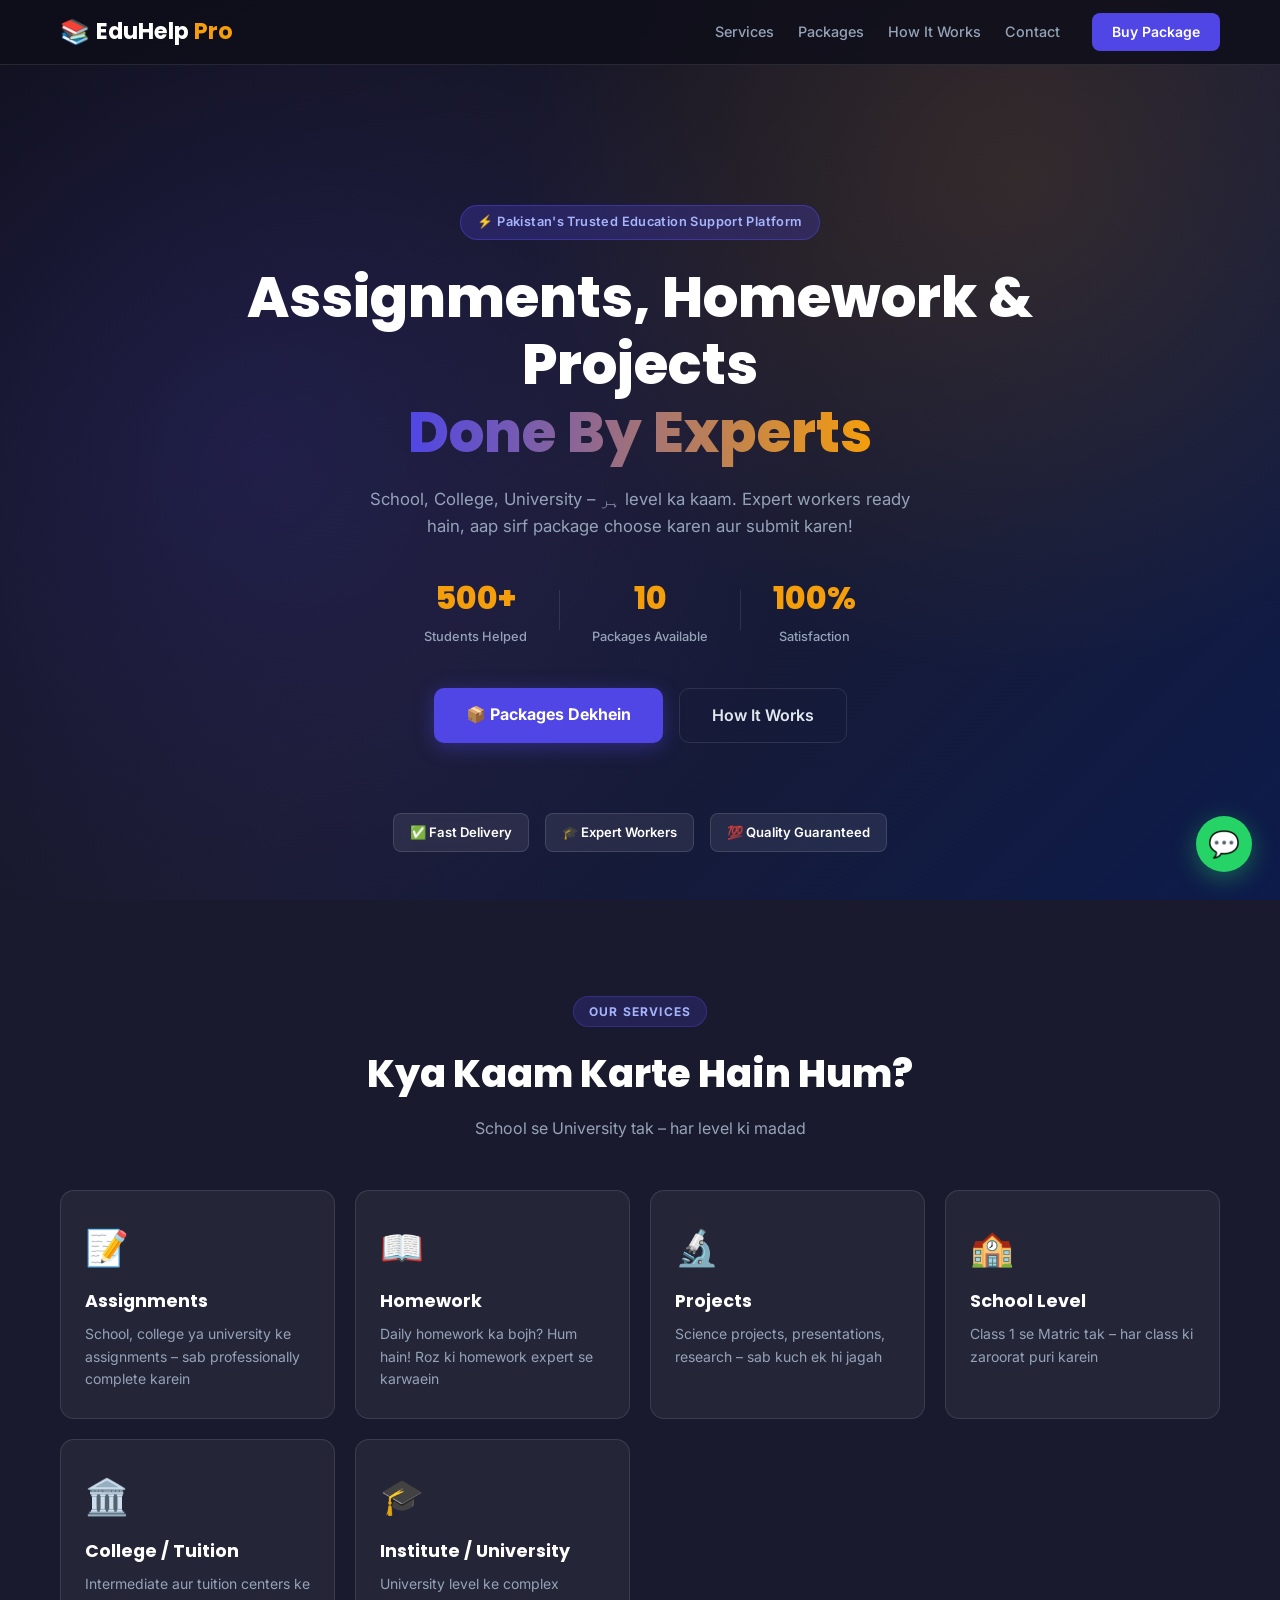
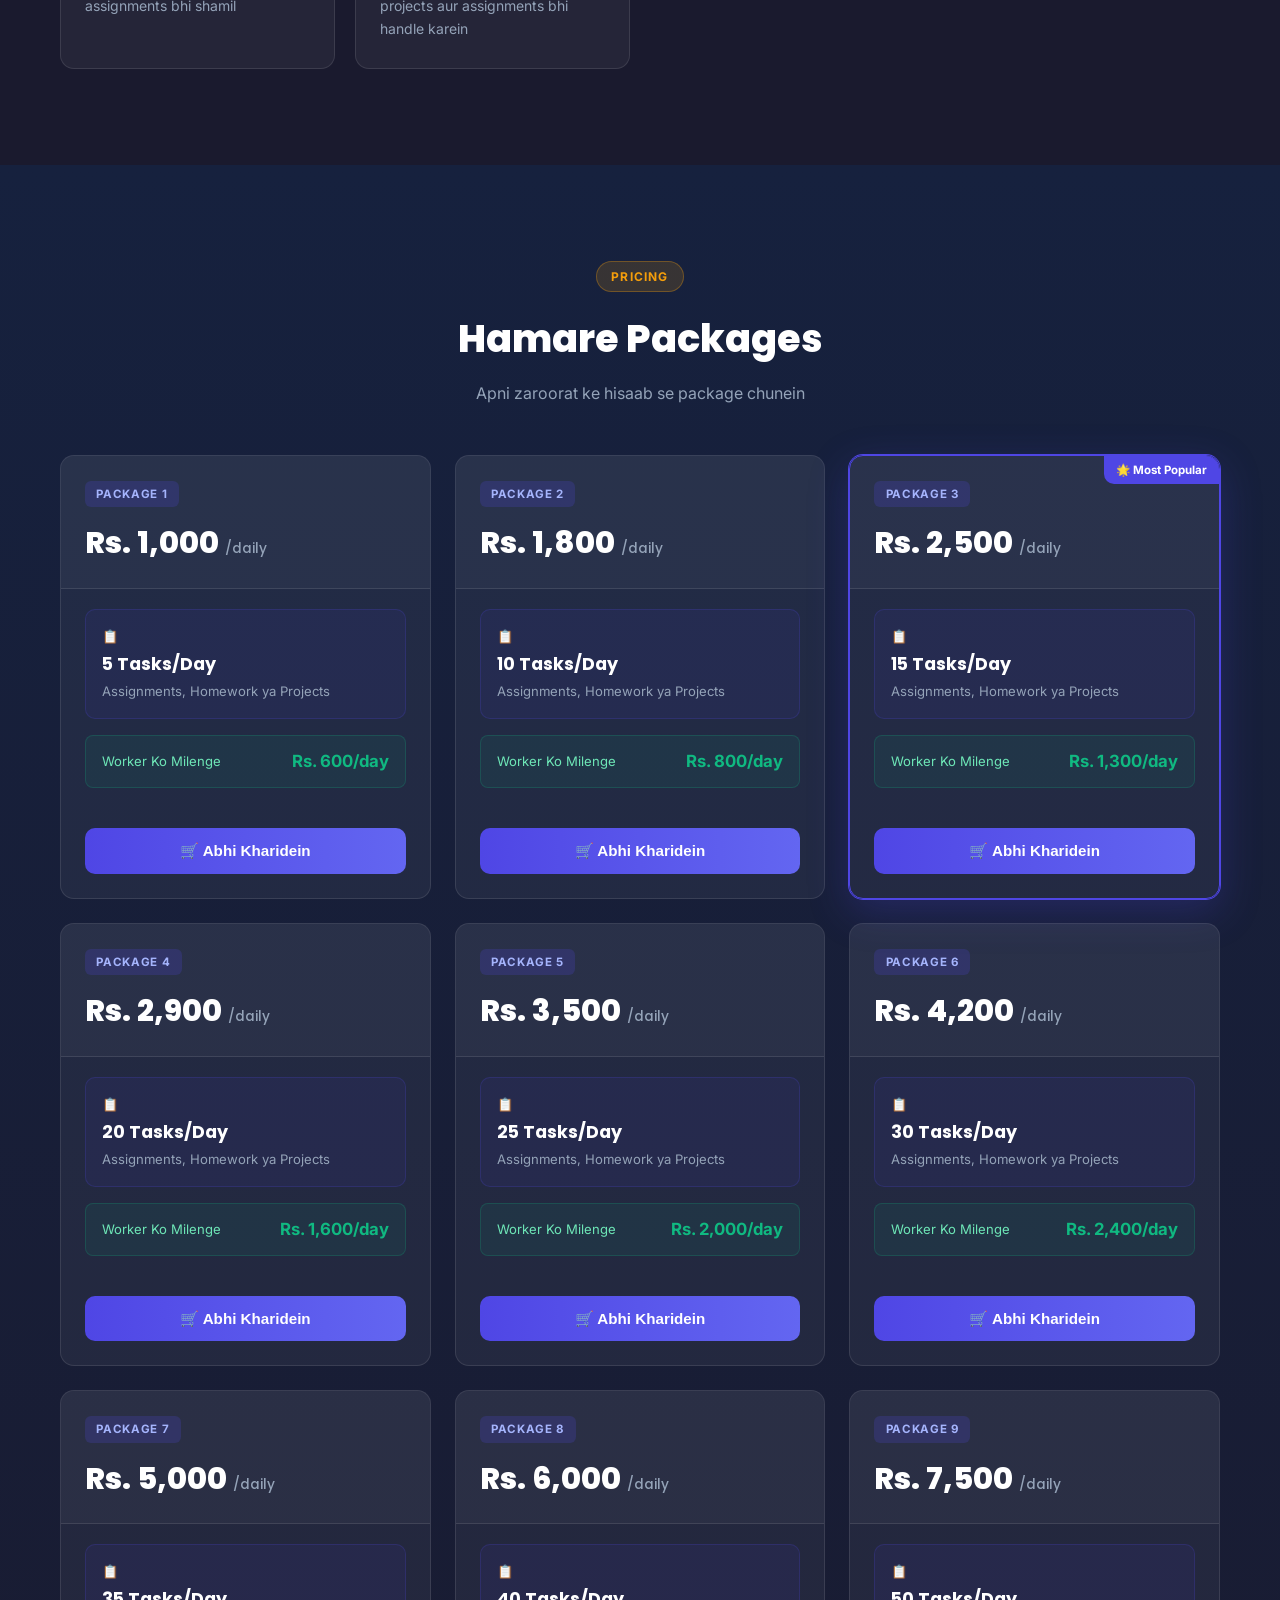
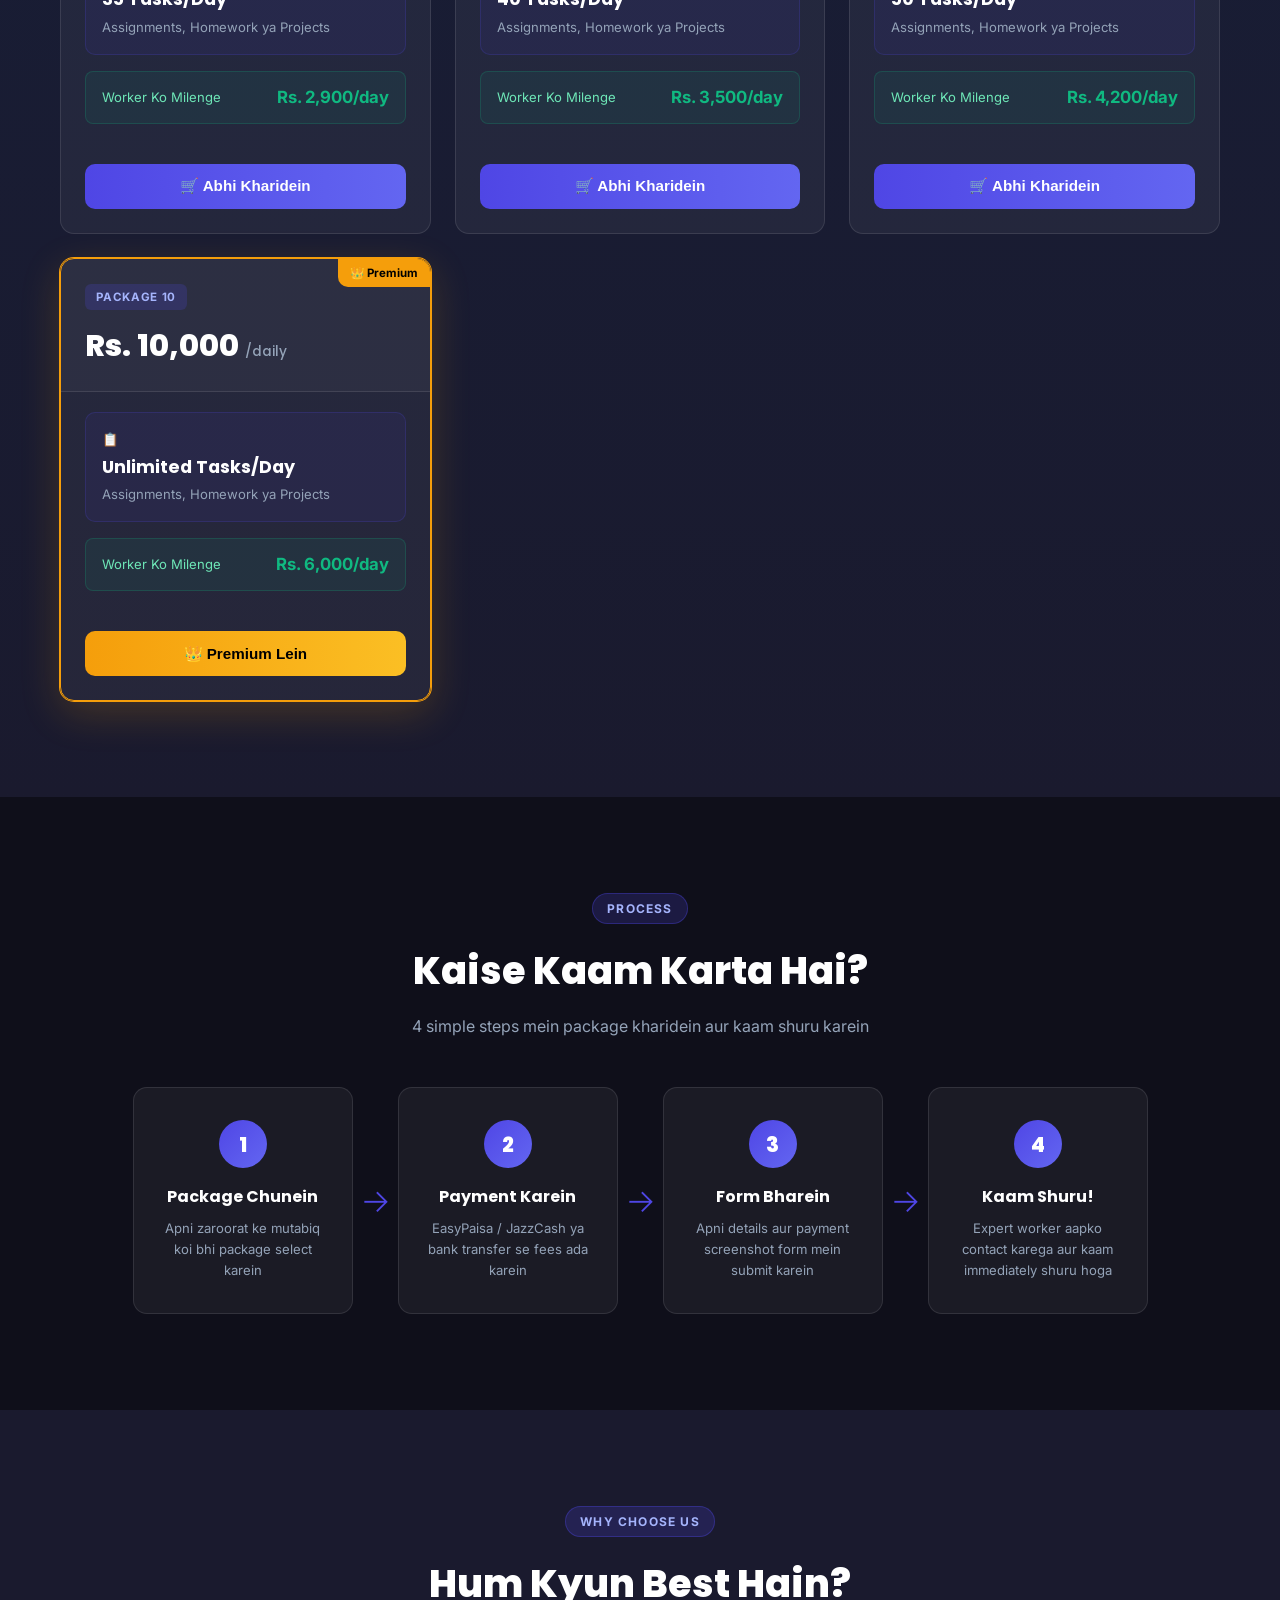
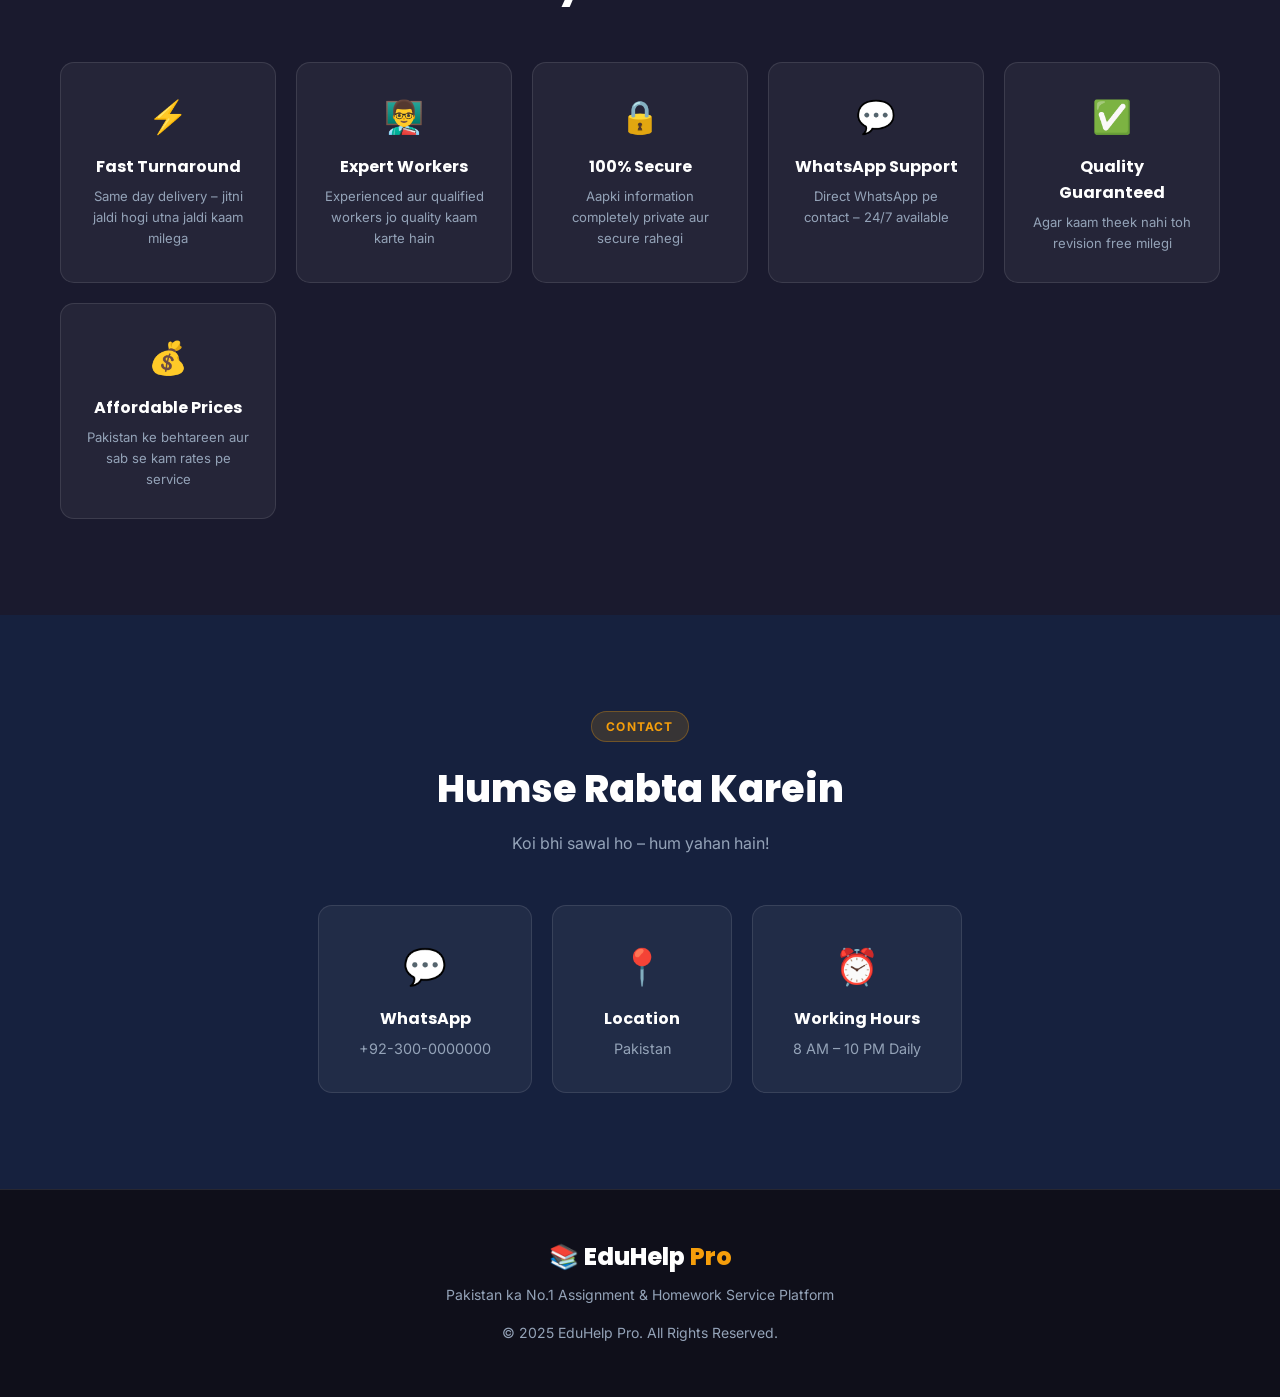
<file: index.html>
<!DOCTYPE html>
<html lang="ur" dir="ltr">
<head>
  <meta charset="UTF-8" />
  <meta name="viewport" content="width=device-width, initial-scale=1.0" />
  <title>EduHelp Pro – Assignments, Homework & Projects Service</title>
  <link rel="preconnect" href="https://fonts.googleapis.com" />
  <link href="https://fonts.googleapis.com/css2?family=Inter:wght@300;400;500;600;700;800&family=Poppins:wght@600;700;800&display=swap" rel="stylesheet" />
  <link rel="stylesheet" href="style.css" />
</head>
<body>

  <!-- ========== NAVBAR ========== -->
  <nav class="navbar" id="navbar">
    <div class="nav-container">
      <div class="nav-brand">
        <span class="brand-icon">📚</span>
        <span class="brand-text">EduHelp <span class="brand-accent">Pro</span></span>
      </div>
      <div class="nav-links">
        <a href="#services">Services</a>
        <a href="#packages">Packages</a>
        <a href="#how-it-works">How It Works</a>
        <a href="#contact">Contact</a>
      </div>
      <a href="#packages" class="nav-cta">Buy Package</a>
      <button class="hamburger" id="hamburger" aria-label="Menu">
        <span></span><span></span><span></span>
      </button>
    </div>
    <div class="mobile-menu" id="mobileMenu">
      <a href="#services">Services</a>
      <a href="#packages">Packages</a>
      <a href="#how-it-works">How It Works</a>
      <a href="#contact">Contact</a>
      <a href="#packages" class="mobile-cta">Buy Package</a>
    </div>
  </nav>

  <!-- ========== HERO ========== -->
  <header class="hero" id="home">
    <div class="hero-bg-pattern"></div>
    <div class="hero-container">
      <div class="hero-badge">⚡ Pakistan's Trusted Education Support Platform</div>
      <h1 class="hero-title">
        Assignments, Homework & Projects<br />
        <span class="hero-highlight">Done By Experts</span>
      </h1>
      <p class="hero-subtitle">
        School, College, University – ہر level ka kaam. Expert workers ready hain, aap sirf package choose karen aur submit karen!
      </p>
      <div class="hero-stats">
        <div class="stat">
          <span class="stat-num">500+</span>
          <span class="stat-label">Students Helped</span>
        </div>
        <div class="stat-divider"></div>
        <div class="stat">
          <span class="stat-num">10</span>
          <span class="stat-label">Packages Available</span>
        </div>
        <div class="stat-divider"></div>
        <div class="stat">
          <span class="stat-num">100%</span>
          <span class="stat-label">Satisfaction</span>
        </div>
      </div>
      <div class="hero-btns">
        <a href="#packages" class="btn-primary">📦 Packages Dekhein</a>
        <a href="#how-it-works" class="btn-secondary">How It Works</a>
      </div>
    </div>
    <div class="hero-floating">
      <div class="float-card fc1">✅ Fast Delivery</div>
      <div class="float-card fc2">🎓 Expert Workers</div>
      <div class="float-card fc3">💯 Quality Guaranteed</div>
    </div>
  </header>

  <!-- ========== SERVICES ========== -->
  <section class="services" id="services">
    <div class="container">
      <div class="section-header">
        <span class="section-tag">Our Services</span>
        <h2>Kya Kaam Karte Hain Hum?</h2>
        <p>School se University tak – har level ki madad</p>
      </div>
      <div class="services-grid">
        <div class="service-card">
          <div class="service-icon">📝</div>
          <h3>Assignments</h3>
          <p>School, college ya university ke assignments – sab professionally complete karein</p>
        </div>
        <div class="service-card">
          <div class="service-icon">📖</div>
          <h3>Homework</h3>
          <p>Daily homework ka bojh? Hum hain! Roz ki homework expert se karwaein</p>
        </div>
        <div class="service-card">
          <div class="service-icon">🔬</div>
          <h3>Projects</h3>
          <p>Science projects, presentations, research – sab kuch ek hi jagah</p>
        </div>
        <div class="service-card">
          <div class="service-icon">🏫</div>
          <h3>School Level</h3>
          <p>Class 1 se Matric tak – har class ki zaroorat puri karein</p>
        </div>
        <div class="service-card">
          <div class="service-icon">🏛️</div>
          <h3>College / Tuition</h3>
          <p>Intermediate aur tuition centers ke assignments bhi shamil</p>
        </div>
        <div class="service-card">
          <div class="service-icon">🎓</div>
          <h3>Institute / University</h3>
          <p>University level ke complex projects aur assignments bhi handle karein</p>
        </div>
      </div>
    </div>
  </section>

  <!-- ========== PACKAGES ========== -->
  <section class="packages" id="packages">
    <div class="container">
      <div class="section-header light">
        <span class="section-tag alt">Pricing</span>
        <h2>Hamare Packages</h2>
        <p>Apni zaroorat ke hisaab se package chunein</p>
      </div>

      <div class="packages-grid" id="packagesGrid">

        <!-- Package 1 -->
        <div class="pkg-card">
          <div class="pkg-header">
            <span class="pkg-badge">Package 1</span>
            <div class="pkg-price">Rs. 1,000 <span>/daily</span></div>
          </div>
          <div class="pkg-body">
            <div class="pkg-feature main-feature">
              <span class="feat-icon">📋</span>
              <strong>5 Tasks/Day</strong>
              <span>Assignments, Homework ya Projects</span>
            </div>
            <div class="pkg-earnings">
              <span>Worker Ko Milenge</span>
              <strong>Rs. 600/day</strong>
            </div>
          </div>
          <button class="pkg-btn" onclick="openModal(1, 'Package 1 – Daily 5 Tasks', 1000)">
            🛒 Abhi Kharidein
          </button>
        </div>

        <!-- Package 2 -->
        <div class="pkg-card">
          <div class="pkg-header">
            <span class="pkg-badge">Package 2</span>
            <div class="pkg-price">Rs. 1,800 <span>/daily</span></div>
          </div>
          <div class="pkg-body">
            <div class="pkg-feature main-feature">
              <span class="feat-icon">📋</span>
              <strong>10 Tasks/Day</strong>
              <span>Assignments, Homework ya Projects</span>
            </div>
            <div class="pkg-earnings">
              <span>Worker Ko Milenge</span>
              <strong>Rs. 800/day</strong>
            </div>
          </div>
          <button class="pkg-btn" onclick="openModal(2, 'Package 2 – Daily 10 Tasks', 1800)">
            🛒 Abhi Kharidein
          </button>
        </div>

        <!-- Package 3 -->
        <div class="pkg-card popular">
          <div class="popular-ribbon">🌟 Most Popular</div>
          <div class="pkg-header">
            <span class="pkg-badge">Package 3</span>
            <div class="pkg-price">Rs. 2,500 <span>/daily</span></div>
          </div>
          <div class="pkg-body">
            <div class="pkg-feature main-feature">
              <span class="feat-icon">📋</span>
              <strong>15 Tasks/Day</strong>
              <span>Assignments, Homework ya Projects</span>
            </div>
            <div class="pkg-earnings">
              <span>Worker Ko Milenge</span>
              <strong>Rs. 1,300/day</strong>
            </div>
          </div>
          <button class="pkg-btn" onclick="openModal(3, 'Package 3 – Daily 15 Tasks', 2500)">
            🛒 Abhi Kharidein
          </button>
        </div>

        <!-- Package 4 -->
        <div class="pkg-card">
          <div class="pkg-header">
            <span class="pkg-badge">Package 4</span>
            <div class="pkg-price">Rs. 2,900 <span>/daily</span></div>
          </div>
          <div class="pkg-body">
            <div class="pkg-feature main-feature">
              <span class="feat-icon">📋</span>
              <strong>20 Tasks/Day</strong>
              <span>Assignments, Homework ya Projects</span>
            </div>
            <div class="pkg-earnings">
              <span>Worker Ko Milenge</span>
              <strong>Rs. 1,600/day</strong>
            </div>
          </div>
          <button class="pkg-btn" onclick="openModal(4, 'Package 4 – Daily 20 Tasks', 2900)">
            🛒 Abhi Kharidein
          </button>
        </div>

        <!-- Package 5 -->
        <div class="pkg-card">
          <div class="pkg-header">
            <span class="pkg-badge">Package 5</span>
            <div class="pkg-price">Rs. 3,500 <span>/daily</span></div>
          </div>
          <div class="pkg-body">
            <div class="pkg-feature main-feature">
              <span class="feat-icon">📋</span>
              <strong>25 Tasks/Day</strong>
              <span>Assignments, Homework ya Projects</span>
            </div>
            <div class="pkg-earnings">
              <span>Worker Ko Milenge</span>
              <strong>Rs. 2,000/day</strong>
            </div>
          </div>
          <button class="pkg-btn" onclick="openModal(5, 'Package 5 – Daily 25 Tasks', 3500)">
            🛒 Abhi Kharidein
          </button>
        </div>

        <!-- Package 6 -->
        <div class="pkg-card">
          <div class="pkg-header">
            <span class="pkg-badge">Package 6</span>
            <div class="pkg-price">Rs. 4,200 <span>/daily</span></div>
          </div>
          <div class="pkg-body">
            <div class="pkg-feature main-feature">
              <span class="feat-icon">📋</span>
              <strong>30 Tasks/Day</strong>
              <span>Assignments, Homework ya Projects</span>
            </div>
            <div class="pkg-earnings">
              <span>Worker Ko Milenge</span>
              <strong>Rs. 2,400/day</strong>
            </div>
          </div>
          <button class="pkg-btn" onclick="openModal(6, 'Package 6 – Daily 30 Tasks', 4200)">
            🛒 Abhi Kharidein
          </button>
        </div>

        <!-- Package 7 -->
        <div class="pkg-card">
          <div class="pkg-header">
            <span class="pkg-badge">Package 7</span>
            <div class="pkg-price">Rs. 5,000 <span>/daily</span></div>
          </div>
          <div class="pkg-body">
            <div class="pkg-feature main-feature">
              <span class="feat-icon">📋</span>
              <strong>35 Tasks/Day</strong>
              <span>Assignments, Homework ya Projects</span>
            </div>
            <div class="pkg-earnings">
              <span>Worker Ko Milenge</span>
              <strong>Rs. 2,900/day</strong>
            </div>
          </div>
          <button class="pkg-btn" onclick="openModal(7, 'Package 7 – Daily 35 Tasks', 5000)">
            🛒 Abhi Kharidein
          </button>
        </div>

        <!-- Package 8 -->
        <div class="pkg-card">
          <div class="pkg-header">
            <span class="pkg-badge">Package 8</span>
            <div class="pkg-price">Rs. 6,000 <span>/daily</span></div>
          </div>
          <div class="pkg-body">
            <div class="pkg-feature main-feature">
              <span class="feat-icon">📋</span>
              <strong>40 Tasks/Day</strong>
              <span>Assignments, Homework ya Projects</span>
            </div>
            <div class="pkg-earnings">
              <span>Worker Ko Milenge</span>
              <strong>Rs. 3,500/day</strong>
            </div>
          </div>
          <button class="pkg-btn" onclick="openModal(8, 'Package 8 – Daily 40 Tasks', 6000)">
            🛒 Abhi Kharidein
          </button>
        </div>

        <!-- Package 9 -->
        <div class="pkg-card">
          <div class="pkg-header">
            <span class="pkg-badge">Package 9</span>
            <div class="pkg-price">Rs. 7,500 <span>/daily</span></div>
          </div>
          <div class="pkg-body">
            <div class="pkg-feature main-feature">
              <span class="feat-icon">📋</span>
              <strong>50 Tasks/Day</strong>
              <span>Assignments, Homework ya Projects</span>
            </div>
            <div class="pkg-earnings">
              <span>Worker Ko Milenge</span>
              <strong>Rs. 4,200/day</strong>
            </div>
          </div>
          <button class="pkg-btn" onclick="openModal(9, 'Package 9 – Daily 50 Tasks', 7500)">
            🛒 Abhi Kharidein
          </button>
        </div>

        <!-- Package 10 -->
        <div class="pkg-card premium">
          <div class="popular-ribbon gold">👑 Premium</div>
          <div class="pkg-header">
            <span class="pkg-badge">Package 10</span>
            <div class="pkg-price">Rs. 10,000 <span>/daily</span></div>
          </div>
          <div class="pkg-body">
            <div class="pkg-feature main-feature">
              <span class="feat-icon">📋</span>
              <strong>Unlimited Tasks/Day</strong>
              <span>Assignments, Homework ya Projects</span>
            </div>
            <div class="pkg-earnings">
              <span>Worker Ko Milenge</span>
              <strong>Rs. 6,000/day</strong>
            </div>
          </div>
          <button class="pkg-btn gold" onclick="openModal(10, 'Package 10 – Unlimited Tasks (Premium)', 10000)">
            👑 Premium Lein
          </button>
        </div>

      </div>
    </div>
  </section>

  <!-- ========== HOW IT WORKS ========== -->
  <section class="how-it-works" id="how-it-works">
    <div class="container">
      <div class="section-header">
        <span class="section-tag">Process</span>
        <h2>Kaise Kaam Karta Hai?</h2>
        <p>4 simple steps mein package kharidein aur kaam shuru karein</p>
      </div>
      <div class="steps-grid">
        <div class="step-card">
          <div class="step-num">1</div>
          <h3>Package Chunein</h3>
          <p>Apni zaroorat ke mutabiq koi bhi package select karein</p>
        </div>
        <div class="step-arrow">→</div>
        <div class="step-card">
          <div class="step-num">2</div>
          <h3>Payment Karein</h3>
          <p>EasyPaisa / JazzCash ya bank transfer se fees ada karein</p>
        </div>
        <div class="step-arrow">→</div>
        <div class="step-card">
          <div class="step-num">3</div>
          <h3>Form Bharein</h3>
          <p>Apni details aur payment screenshot form mein submit karein</p>
        </div>
        <div class="step-arrow">→</div>
        <div class="step-card">
          <div class="step-num">4</div>
          <h3>Kaam Shuru!</h3>
          <p>Expert worker aapko contact karega aur kaam immediately shuru hoga</p>
        </div>
      </div>
    </div>
  </section>

  <!-- ========== WHY US ========== -->
  <section class="why-us">
    <div class="container">
      <div class="section-header">
        <span class="section-tag">Why Choose Us</span>
        <h2>Hum Kyun Best Hain?</h2>
      </div>
      <div class="why-grid">
        <div class="why-card">
          <span>⚡</span>
          <h4>Fast Turnaround</h4>
          <p>Same day delivery – jitni jaldi hogi utna jaldi kaam milega</p>
        </div>
        <div class="why-card">
          <span>👨‍🏫</span>
          <h4>Expert Workers</h4>
          <p>Experienced aur qualified workers jo quality kaam karte hain</p>
        </div>
        <div class="why-card">
          <span>🔒</span>
          <h4>100% Secure</h4>
          <p>Aapki information completely private aur secure rahegi</p>
        </div>
        <div class="why-card">
          <span>💬</span>
          <h4>WhatsApp Support</h4>
          <p>Direct WhatsApp pe contact – 24/7 available</p>
        </div>
        <div class="why-card">
          <span>✅</span>
          <h4>Quality Guaranteed</h4>
          <p>Agar kaam theek nahi toh revision free milegi</p>
        </div>
        <div class="why-card">
          <span>💰</span>
          <h4>Affordable Prices</h4>
          <p>Pakistan ke behtareen aur sab se kam rates pe service</p>
        </div>
      </div>
    </div>
  </section>

  <!-- ========== CONTACT ========== -->
  <section class="contact" id="contact">
    <div class="container">
      <div class="section-header light">
        <span class="section-tag alt">Contact</span>
        <h2>Humse Rabta Karein</h2>
        <p>Koi bhi sawal ho – hum yahan hain!</p>
      </div>
      <div class="contact-cards">
        <a href="https://wa.me/923000000000" class="contact-card whatsapp" target="_blank">
          <span>💬</span>
          <h4>WhatsApp</h4>
          <p>+92-300-0000000</p>
        </a>
        <div class="contact-card">
          <span>📍</span>
          <h4>Location</h4>
          <p>Pakistan</p>
        </div>
        <div class="contact-card">
          <span>⏰</span>
          <h4>Working Hours</h4>
          <p>8 AM – 10 PM Daily</p>
        </div>
      </div>
    </div>
  </section>

  <!-- ========== FOOTER ========== -->
  <footer class="footer">
    <div class="container">
      <div class="footer-brand">
        <span>📚</span> EduHelp <span class="brand-accent">Pro</span>
      </div>
      <p>Pakistan ka No.1 Assignment & Homework Service Platform</p>
      <p class="footer-copy">© 2025 EduHelp Pro. All Rights Reserved.</p>
    </div>
  </footer>

  <!-- ========== MODAL / FORM ========== -->
  <div class="modal-overlay" id="modalOverlay" onclick="closeModal(event)">
    <div class="modal" id="modal">
      <button class="modal-close" onclick="closeModalDirect()">✕</button>

      <div class="modal-header">
        <h2>📦 Package Registration</h2>
        <div class="modal-pkg-info" id="modalPkgInfo"></div>
      </div>

      <form class="order-form" id="orderForm" onsubmit="handleSubmit(event)">
        <input type="hidden" id="selectedPkgId" />
        <input type="hidden" id="selectedPkgName" />
        <input type="hidden" id="selectedPkgPrice" />

        <div class="form-row">
          <div class="form-group">
            <label>Full Name <span class="req">*</span></label>
            <input type="text" id="fullName" placeholder="Apna poora naam likhein" required />
          </div>
          <div class="form-group">
            <label>Father's Name <span class="req">*</span></label>
            <input type="text" id="fatherName" placeholder="Walid ka naam likhein" required />
          </div>
        </div>

        <div class="form-group">
          <label>Complete Address <span class="req">*</span></label>
          <input type="text" id="address" placeholder="Ghar ka poora address likhein" required />
        </div>

        <div class="form-row">
          <div class="form-group">
            <label>WhatsApp Number <span class="req">*</span></label>
            <input type="tel" id="whatsapp" placeholder="03XX-XXXXXXX" pattern="[0-9]{10,13}" required />
          </div>
          <div class="form-group">
            <label>City <span class="req">*</span></label>
            <input type="text" id="city" placeholder="Apna shehar" required />
          </div>
        </div>

        <div class="form-group">
          <label>Education Level <span class="req">*</span></label>
          <select id="eduLevel" required>
            <option value="">-- Chunein --</option>
            <option>School (Class 1-10)</option>
            <option>Matric / SSC</option>
            <option>Intermediate / FSc / FA</option>
            <option>Tuition Center</option>
            <option>College</option>
            <option>University / Institute</option>
          </select>
        </div>

        <div class="form-group">
          <label>Subject / Task Details</label>
          <textarea id="taskDetails" rows="3" placeholder="Konsa subject? Kia kaam chahiye? Koi khaas baat?"></textarea>
        </div>

        <div class="form-group">
          <label>Payment Screenshot <span class="req">*</span></label>
          <div class="file-upload-area" id="fileArea" onclick="document.getElementById('paymentProof').click()">
            <span class="upload-icon">📸</span>
            <p>Payment ka screenshot yahan click karke upload karein</p>
            <span class="upload-hint">JPG, PNG, PDF – Max 5MB</span>
            <input type="file" id="paymentProof" accept="image/*,.pdf" onchange="handleFileSelect(this)" required />
          </div>
          <div class="file-preview" id="filePreview"></div>
        </div>

        <div class="form-group">
          <label>Payment Method</label>
          <select id="paymentMethod">
            <option value="">-- Chunein --</option>
            <option>EasyPaisa</option>
            <option>JazzCash</option>
            <option>Bank Transfer</option>
            <option>Other</option>
          </select>
        </div>

        <div class="payment-info-box">
          <h4>💳 Payment Details</h4>
          <p>EasyPaisa / JazzCash: <strong>03XX-XXXXXXX</strong></p>
          <p>Account Title: <strong>EduHelp Pro</strong></p>
        </div>

        <button type="submit" class="submit-btn" id="submitBtn">
          ✅ Order Submit Karein
        </button>
      </form>

      <!-- Success State -->
      <div class="success-state" id="successState" style="display:none;">
        <div class="success-icon">🎉</div>
        <h3>Order Submit Ho Gaya!</h3>
        <p>Aapki details receive ho gayi hain. Hum <strong>1 ghante ke andar</strong> WhatsApp pe contact karenge.</p>
        <p class="success-pkg" id="successPkgName"></p>
        <button onclick="closeModalDirect()" class="btn-primary" style="margin-top:1rem;">Close</button>
      </div>
    </div>
  </div>

  <!-- ========== WHATSAPP FLOAT ========== -->
  <a href="https://wa.me/923000000000" class="wa-float" target="_blank" title="WhatsApp pe baat karein">
    💬
  </a>

  <!-- Scroll to top -->
  <button class="scroll-top" id="scrollTop" onclick="window.scrollTo({top:0,behavior:'smooth'})">↑</button>

  <script src="script.js"></script>
</body>
</html>
</file>
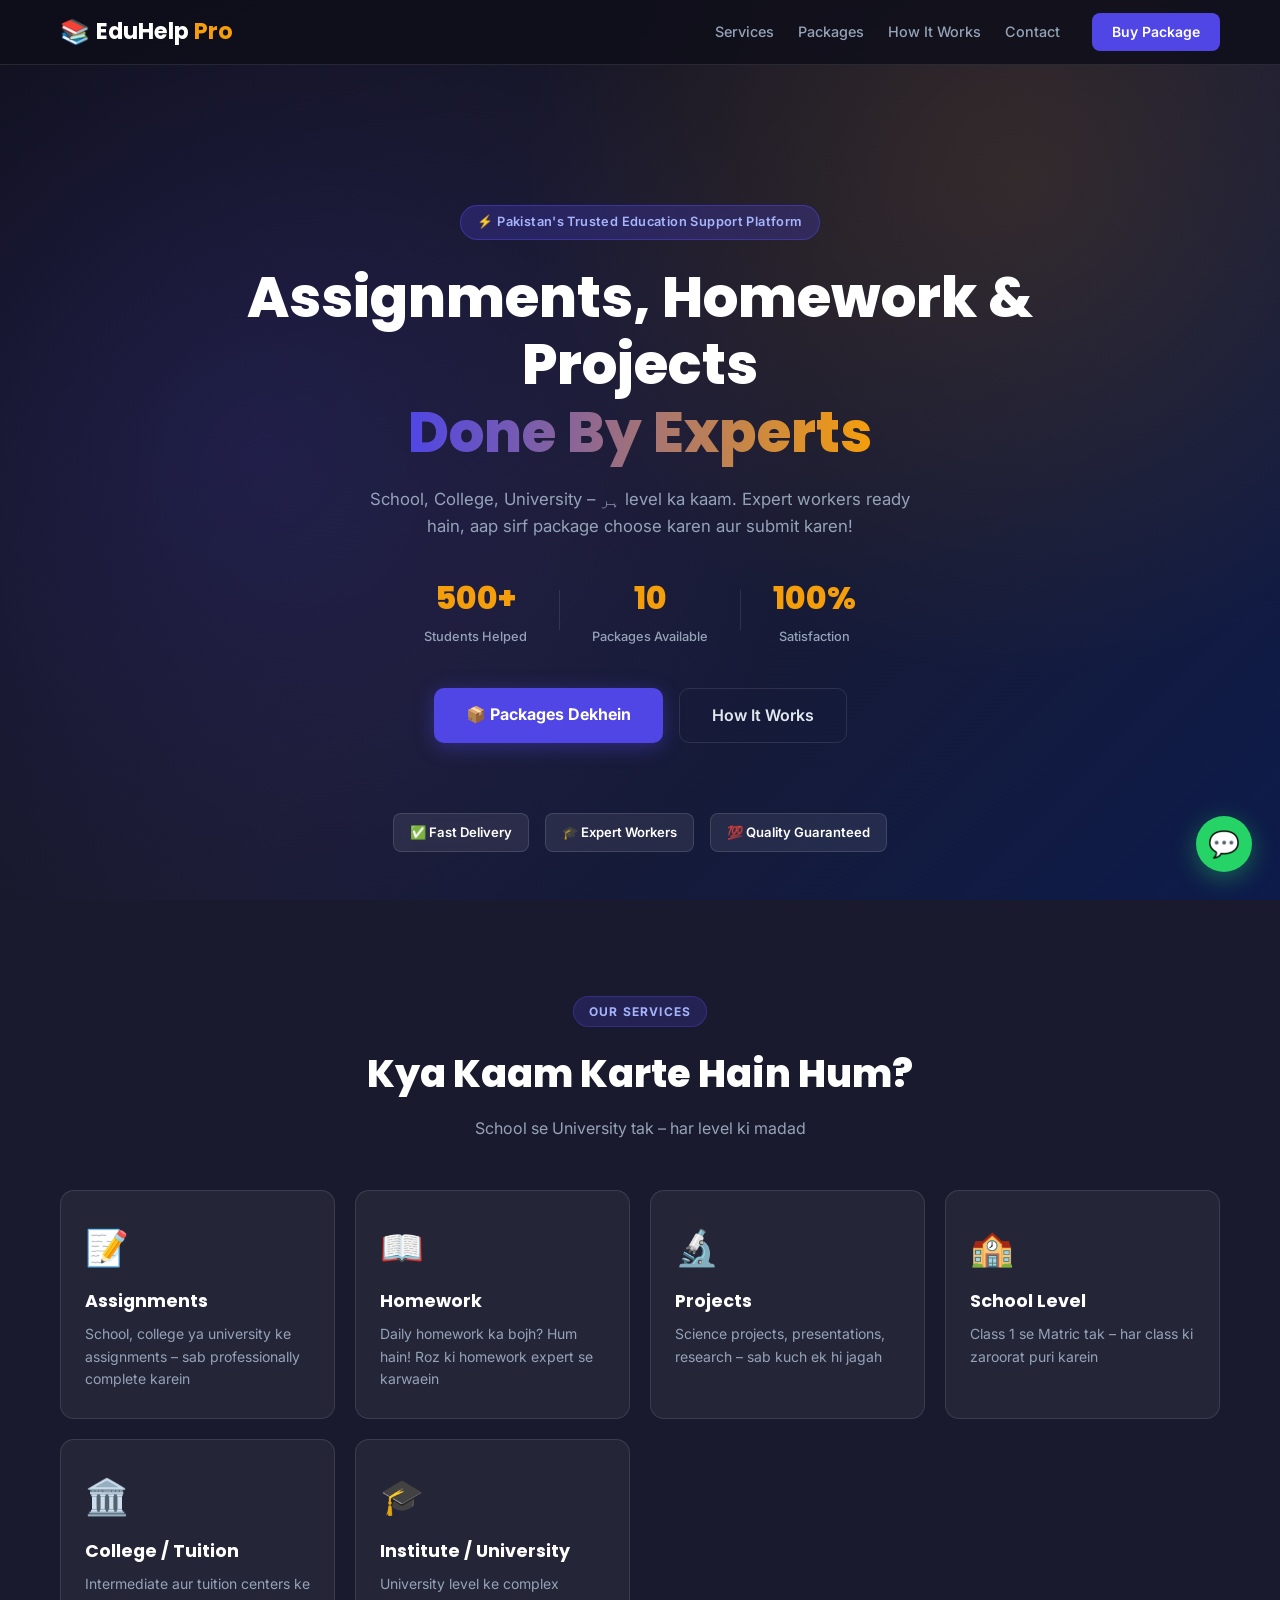
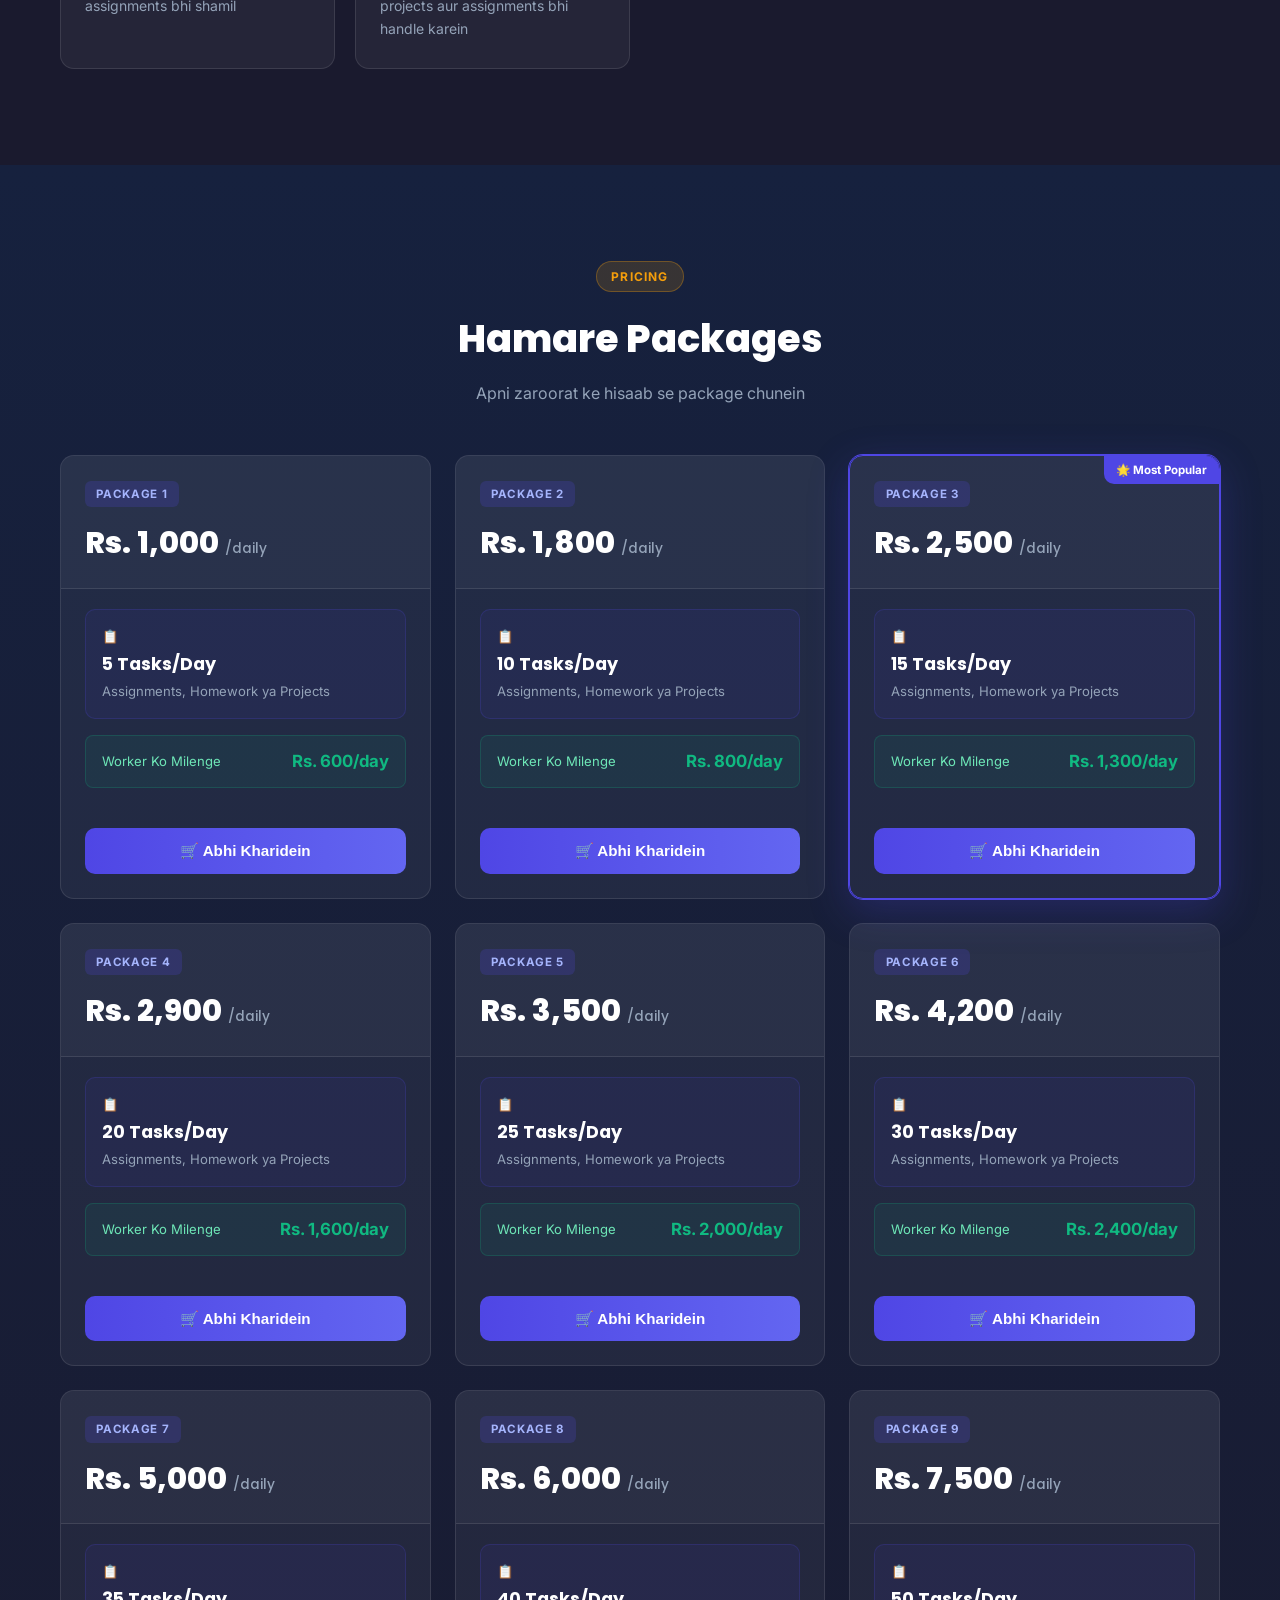
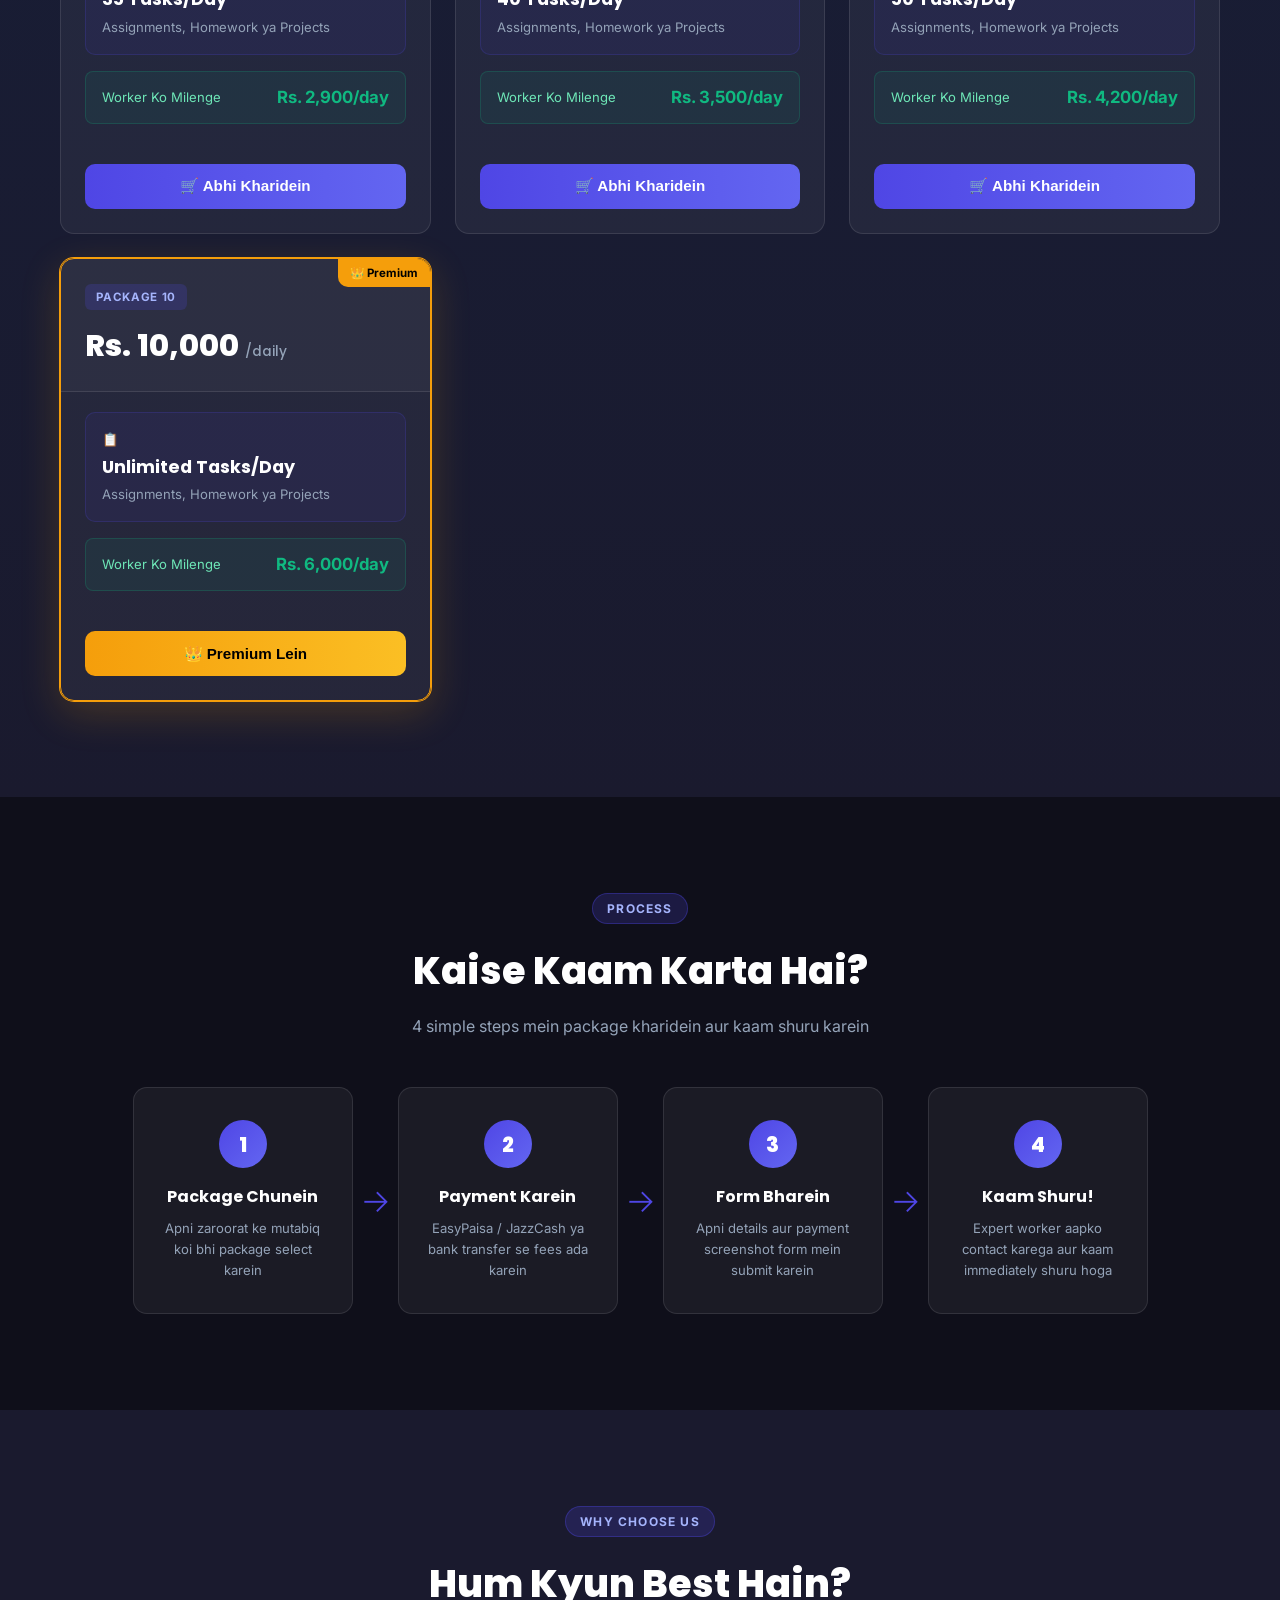
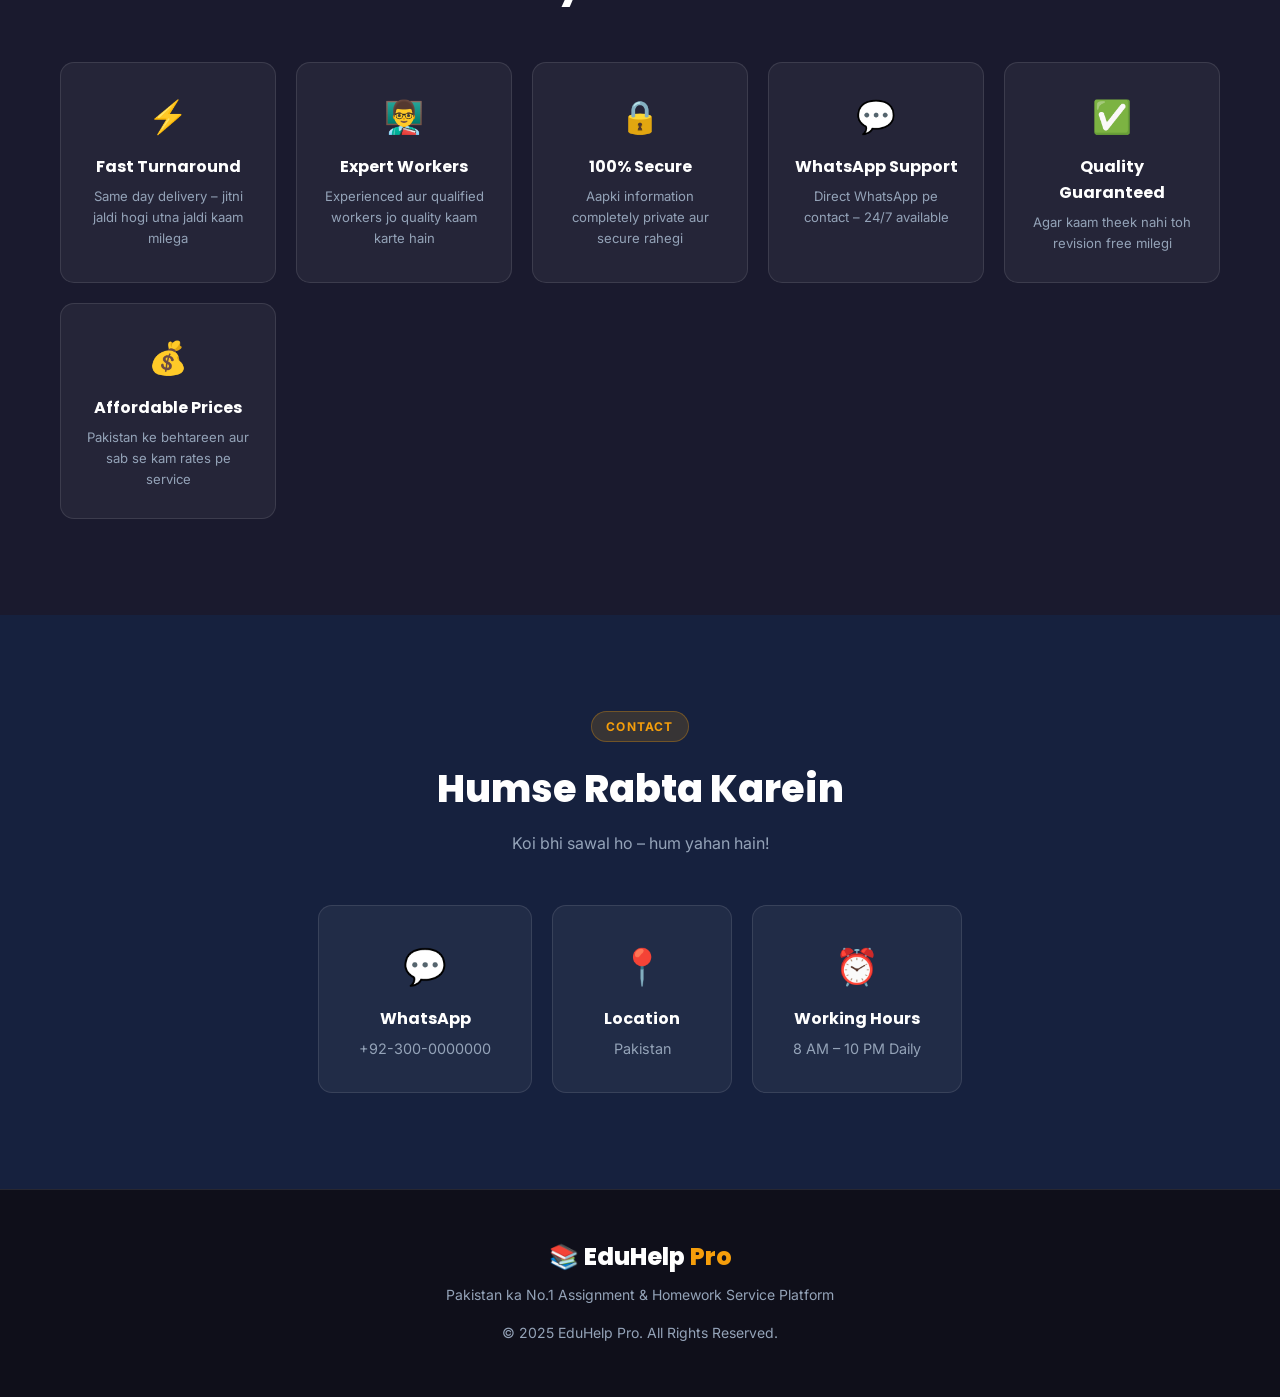
<file: EduHelp_Pro_Website.html>
<!DOCTYPE html>
<html lang="ur" dir="ltr">
<head>
  <meta charset="UTF-8" />
  <meta name="viewport" content="width=device-width, initial-scale=1.0" />
  <title>EduHelp Pro – Assignments, Homework & Projects Service</title>
  <link rel="preconnect" href="https://fonts.googleapis.com" />
  <link href="https://fonts.googleapis.com/css2?family=Inter:wght@300;400;500;600;700;800&family=Poppins:wght@600;700;800&display=swap" rel="stylesheet" />
  <style>
/* ===================================
   EDUHELP PRO – MAIN STYLESHEET
=================================== */

*, *::before, *::after { box-sizing: border-box; margin: 0; padding: 0; }

:root {
  --primary:    #4f46e5;
  --primary-dk: #3730a3;
  --accent:     #f59e0b;
  --accent-dk:  #d97706;
  --dark:       #0f0f1a;
  --dark2:      #1a1a2e;
  --dark3:      #16213e;
  --text:       #e2e8f0;
  --text-muted: #94a3b8;
  --success:    #10b981;
  --card-bg:    rgba(255,255,255,0.05);
  --card-border:rgba(255,255,255,0.10);
  --radius:     14px;
  --shadow:     0 8px 32px rgba(0,0,0,0.3);
}

html { scroll-behavior: smooth; }

body {
  font-family: 'Inter', sans-serif;
  background: var(--dark);
  color: var(--text);
  overflow-x: hidden;
  line-height: 1.6;
}

.container { max-width: 1200px; margin: 0 auto; padding: 0 1.25rem; }

/* ========== NAVBAR ========== */
.navbar {
  position: fixed;
  top: 0; left: 0; right: 0;
  z-index: 1000;
  background: rgba(15,15,26,0.85);
  backdrop-filter: blur(16px);
  border-bottom: 1px solid var(--card-border);
  transition: background 0.3s;
}
.navbar.scrolled { background: rgba(15,15,26,0.97); }

.nav-container {
  max-width: 1200px;
  margin: 0 auto;
  padding: 0 1.25rem;
  height: 64px;
  display: flex;
  align-items: center;
  gap: 2rem;
}

.nav-brand {
  display: flex;
  align-items: center;
  gap: 0.4rem;
  font-family: 'Poppins', sans-serif;
  font-size: 1.4rem;
  font-weight: 700;
  color: #fff;
  text-decoration: none;
  white-space: nowrap;
}
.brand-icon { font-size: 1.5rem; }
.brand-accent { color: var(--accent); }

.nav-links {
  display: flex;
  gap: 1.5rem;
  margin-left: auto;
}
.nav-links a {
  color: var(--text-muted);
  text-decoration: none;
  font-size: 0.9rem;
  font-weight: 500;
  transition: color 0.2s;
}
.nav-links a:hover { color: #fff; }

.nav-cta {
  background: var(--primary);
  color: #fff;
  padding: 0.5rem 1.25rem;
  border-radius: 8px;
  text-decoration: none;
  font-size: 0.875rem;
  font-weight: 600;
  transition: background 0.2s, transform 0.15s;
  white-space: nowrap;
}
.nav-cta:hover { background: var(--primary-dk); transform: translateY(-1px); }

.hamburger {
  display: none;
  flex-direction: column;
  gap: 5px;
  background: none;
  border: none;
  cursor: pointer;
  padding: 4px;
  margin-left: auto;
}
.hamburger span {
  display: block;
  width: 24px;
  height: 2px;
  background: #fff;
  border-radius: 2px;
  transition: 0.3s;
}

.mobile-menu {
  display: none;
  flex-direction: column;
  background: var(--dark2);
  padding: 1rem 1.25rem;
  gap: 0.75rem;
  border-top: 1px solid var(--card-border);
}
.mobile-menu a {
  color: var(--text-muted);
  text-decoration: none;
  font-weight: 500;
  padding: 0.5rem 0;
}
.mobile-menu a:hover { color: #fff; }
.mobile-cta {
  background: var(--primary) !important;
  color: #fff !important;
  padding: 0.65rem 1rem !important;
  border-radius: 8px;
  text-align: center;
  margin-top: 0.25rem;
}
.mobile-menu.open { display: flex; }

/* ========== HERO ========== */
.hero {
  min-height: 100vh;
  background: linear-gradient(135deg, var(--dark) 0%, var(--dark2) 50%, #0d1b4b 100%);
  display: flex;
  align-items: center;
  position: relative;
  overflow: hidden;
  padding: 7rem 1.25rem 4rem;
}

.hero-bg-pattern {
  position: absolute;
  inset: 0;
  background-image:
    radial-gradient(circle at 20% 50%, rgba(79,70,229,0.18) 0%, transparent 50%),
    radial-gradient(circle at 80% 20%, rgba(245,158,11,0.12) 0%, transparent 40%);
  pointer-events: none;
}

.hero-container {
  max-width: 800px;
  margin: 0 auto;
  text-align: center;
  position: relative;
  z-index: 1;
}

.hero-badge {
  display: inline-block;
  background: rgba(79,70,229,0.25);
  border: 1px solid rgba(79,70,229,0.5);
  color: #a5b4fc;
  font-size: 0.8rem;
  font-weight: 600;
  padding: 0.4rem 1rem;
  border-radius: 999px;
  margin-bottom: 1.5rem;
  letter-spacing: 0.03em;
}

.hero-title {
  font-family: 'Poppins', sans-serif;
  font-size: clamp(2rem, 5vw, 3.5rem);
  font-weight: 800;
  line-height: 1.2;
  color: #fff;
  margin-bottom: 1.25rem;
}
.hero-highlight {
  background: linear-gradient(90deg, var(--primary), var(--accent));
  -webkit-background-clip: text;
  -webkit-text-fill-color: transparent;
  background-clip: text;
}

.hero-subtitle {
  font-size: 1.05rem;
  color: var(--text-muted);
  max-width: 560px;
  margin: 0 auto 2rem;
}

.hero-stats {
  display: flex;
  justify-content: center;
  align-items: center;
  gap: 2rem;
  margin-bottom: 2.5rem;
  flex-wrap: wrap;
}
.stat { text-align: center; }
.stat-num {
  display: block;
  font-family: 'Poppins', sans-serif;
  font-size: 2rem;
  font-weight: 800;
  color: var(--accent);
}
.stat-label {
  font-size: 0.8rem;
  color: var(--text-muted);
  font-weight: 500;
}
.stat-divider {
  width: 1px;
  height: 40px;
  background: var(--card-border);
}

.hero-btns {
  display: flex;
  gap: 1rem;
  justify-content: center;
  flex-wrap: wrap;
}

.btn-primary {
  background: var(--primary);
  color: #fff;
  padding: 0.85rem 2rem;
  border-radius: 10px;
  text-decoration: none;
  font-weight: 700;
  font-size: 1rem;
  transition: background 0.2s, transform 0.15s, box-shadow 0.2s;
  box-shadow: 0 4px 20px rgba(79,70,229,0.4);
  display: inline-block;
}
.btn-primary:hover {
  background: var(--primary-dk);
  transform: translateY(-2px);
  box-shadow: 0 8px 30px rgba(79,70,229,0.5);
}

.btn-secondary {
  background: transparent;
  color: var(--text);
  padding: 0.85rem 2rem;
  border-radius: 10px;
  text-decoration: none;
  font-weight: 600;
  font-size: 1rem;
  border: 1.5px solid var(--card-border);
  transition: border-color 0.2s, background 0.2s;
  display: inline-block;
}
.btn-secondary:hover {
  border-color: var(--primary);
  background: rgba(79,70,229,0.1);
}

.hero-floating {
  position: absolute;
  bottom: 3rem;
  left: 50%;
  transform: translateX(-50%);
  display: flex;
  gap: 1rem;
  z-index: 1;
}
.float-card {
  background: rgba(255,255,255,0.08);
  border: 1px solid rgba(255,255,255,0.12);
  backdrop-filter: blur(8px);
  padding: 0.5rem 1rem;
  border-radius: 8px;
  font-size: 0.82rem;
  font-weight: 600;
  color: #fff;
  white-space: nowrap;
}

/* ========== SECTION COMMONS ========== */
.section-header {
  text-align: center;
  margin-bottom: 3rem;
}
.section-header h2 {
  font-family: 'Poppins', sans-serif;
  font-size: clamp(1.6rem, 3vw, 2.4rem);
  font-weight: 800;
  color: #fff;
  margin: 0.5rem 0 0.75rem;
}
.section-header p {
  color: var(--text-muted);
  font-size: 1rem;
}
.section-header.light h2 { color: #fff; }

.section-tag {
  display: inline-block;
  background: rgba(79,70,229,0.2);
  color: #a5b4fc;
  font-size: 0.75rem;
  font-weight: 700;
  letter-spacing: 0.1em;
  text-transform: uppercase;
  padding: 0.3rem 0.9rem;
  border-radius: 999px;
  border: 1px solid rgba(79,70,229,0.35);
  margin-bottom: 0.5rem;
}
.section-tag.alt {
  background: rgba(245,158,11,0.15);
  color: var(--accent);
  border-color: rgba(245,158,11,0.3);
}

/* ========== SERVICES ========== */
.services {
  padding: 6rem 1.25rem;
  background: var(--dark2);
}

.services-grid {
  display: grid;
  grid-template-columns: repeat(auto-fit, minmax(220px, 1fr));
  gap: 1.25rem;
}

.service-card {
  background: var(--card-bg);
  border: 1px solid var(--card-border);
  border-radius: var(--radius);
  padding: 1.75rem 1.5rem;
  transition: transform 0.2s, border-color 0.2s, box-shadow 0.2s;
  cursor: default;
}
.service-card:hover {
  transform: translateY(-4px);
  border-color: rgba(79,70,229,0.4);
  box-shadow: 0 12px 40px rgba(79,70,229,0.15);
}
.service-icon {
  font-size: 2.2rem;
  margin-bottom: 0.75rem;
  display: block;
}
.service-card h3 {
  font-family: 'Poppins', sans-serif;
  font-size: 1.1rem;
  font-weight: 700;
  color: #fff;
  margin-bottom: 0.5rem;
}
.service-card p { font-size: 0.875rem; color: var(--text-muted); }

/* ========== PACKAGES ========== */
.packages {
  padding: 6rem 1.25rem;
  background: linear-gradient(180deg, var(--dark3) 0%, var(--dark2) 100%);
}

.packages-grid {
  display: grid;
  grid-template-columns: repeat(auto-fit, minmax(280px, 1fr));
  gap: 1.5rem;
}

.pkg-card {
  background: var(--card-bg);
  border: 1px solid var(--card-border);
  border-radius: var(--radius);
  overflow: hidden;
  position: relative;
  transition: transform 0.25s, box-shadow 0.25s, border-color 0.25s;
}
.pkg-card:hover {
  transform: translateY(-6px);
  box-shadow: 0 20px 60px rgba(0,0,0,0.4);
  border-color: rgba(79,70,229,0.5);
}

.pkg-card.popular {
  border-color: var(--primary);
  box-shadow: 0 0 0 1px var(--primary), 0 12px 40px rgba(79,70,229,0.25);
}
.pkg-card.premium {
  border-color: var(--accent);
  box-shadow: 0 0 0 1px var(--accent), 0 12px 40px rgba(245,158,11,0.2);
}

.popular-ribbon {
  position: absolute;
  top: 0; right: 0;
  background: var(--primary);
  color: #fff;
  font-size: 0.72rem;
  font-weight: 700;
  padding: 0.3rem 0.75rem;
  border-bottom-left-radius: 10px;
}
.popular-ribbon.gold { background: var(--accent); color: #000; }

.pkg-header {
  background: rgba(255,255,255,0.03);
  padding: 1.5rem 1.5rem 1.25rem;
  border-bottom: 1px solid var(--card-border);
}
.pkg-badge {
  display: inline-block;
  background: rgba(79,70,229,0.2);
  color: #a5b4fc;
  font-size: 0.72rem;
  font-weight: 700;
  letter-spacing: 0.06em;
  text-transform: uppercase;
  padding: 0.25rem 0.7rem;
  border-radius: 6px;
  margin-bottom: 0.75rem;
}
.pkg-price {
  font-family: 'Poppins', sans-serif;
  font-size: 1.9rem;
  font-weight: 800;
  color: #fff;
}
.pkg-price span {
  font-size: 0.85rem;
  font-weight: 500;
  color: var(--text-muted);
}

.pkg-body { padding: 1.25rem 1.5rem; }
.pkg-feature {
  background: rgba(79,70,229,0.08);
  border: 1px solid rgba(79,70,229,0.2);
  border-radius: 10px;
  padding: 1rem;
  display: flex;
  flex-direction: column;
  gap: 0.2rem;
  margin-bottom: 1rem;
}
.feat-icon { font-size: 1.3rem; }
.pkg-feature strong {
  font-family: 'Poppins', sans-serif;
  font-size: 1.1rem;
  color: #fff;
  font-weight: 700;
}
.pkg-feature span { font-size: 0.82rem; color: var(--text-muted); }

.pkg-earnings {
  display: flex;
  align-items: center;
  justify-content: space-between;
  background: rgba(16,185,129,0.08);
  border: 1px solid rgba(16,185,129,0.2);
  border-radius: 8px;
  padding: 0.75rem 1rem;
  margin-bottom: 1.25rem;
}
.pkg-earnings span { font-size: 0.82rem; color: #6ee7b7; }
.pkg-earnings strong { font-size: 1.05rem; color: #10b981; font-weight: 700; }

.pkg-btn {
  display: block;
  width: calc(100% - 3rem);
  margin: 0 1.5rem 1.5rem;
  background: linear-gradient(90deg, var(--primary), #6366f1);
  color: #fff;
  border: none;
  border-radius: 10px;
  padding: 0.85rem 1rem;
  font-size: 0.95rem;
  font-weight: 700;
  cursor: pointer;
  transition: opacity 0.2s, transform 0.15s;
}
.pkg-btn:hover { opacity: 0.9; transform: translateY(-1px); }
.pkg-btn.gold {
  background: linear-gradient(90deg, var(--accent), #fbbf24);
  color: #000;
}

/* ========== HOW IT WORKS ========== */
.how-it-works {
  padding: 6rem 1.25rem;
  background: var(--dark);
}

.steps-grid {
  display: flex;
  align-items: center;
  justify-content: center;
  gap: 0;
  flex-wrap: wrap;
  row-gap: 1.5rem;
}

.step-card {
  background: var(--card-bg);
  border: 1px solid var(--card-border);
  border-radius: var(--radius);
  padding: 2rem 1.5rem;
  text-align: center;
  flex: 1 1 180px;
  max-width: 220px;
  transition: transform 0.2s;
}
.step-card:hover { transform: translateY(-4px); }
.step-num {
  width: 48px;
  height: 48px;
  background: linear-gradient(135deg, var(--primary), #6366f1);
  border-radius: 50%;
  display: flex;
  align-items: center;
  justify-content: center;
  font-family: 'Poppins', sans-serif;
  font-size: 1.3rem;
  font-weight: 800;
  color: #fff;
  margin: 0 auto 1rem;
}
.step-card h3 {
  font-family: 'Poppins', sans-serif;
  font-size: 1rem;
  font-weight: 700;
  color: #fff;
  margin-bottom: 0.5rem;
}
.step-card p { font-size: 0.82rem; color: var(--text-muted); }

.step-arrow {
  font-size: 2rem;
  color: var(--primary);
  font-weight: 300;
  padding: 0 0.5rem;
  flex-shrink: 0;
}

/* ========== WHY US ========== */
.why-us {
  padding: 6rem 1.25rem;
  background: var(--dark2);
}
.why-grid {
  display: grid;
  grid-template-columns: repeat(auto-fit, minmax(200px, 1fr));
  gap: 1.25rem;
}
.why-card {
  background: var(--card-bg);
  border: 1px solid var(--card-border);
  border-radius: var(--radius);
  padding: 1.75rem 1.5rem;
  text-align: center;
  transition: transform 0.2s, border-color 0.2s;
}
.why-card:hover { transform: translateY(-4px); border-color: rgba(79,70,229,0.35); }
.why-card span { font-size: 2rem; display: block; margin-bottom: 0.75rem; }
.why-card h4 {
  font-family: 'Poppins', sans-serif;
  font-size: 1rem;
  font-weight: 700;
  color: #fff;
  margin-bottom: 0.4rem;
}
.why-card p { font-size: 0.82rem; color: var(--text-muted); }

/* ========== CONTACT ========== */
.contact {
  padding: 6rem 1.25rem;
  background: var(--dark3);
}
.contact-cards {
  display: flex;
  gap: 1.25rem;
  justify-content: center;
  flex-wrap: wrap;
}
.contact-card {
  background: var(--card-bg);
  border: 1px solid var(--card-border);
  border-radius: var(--radius);
  padding: 2rem 2.5rem;
  text-align: center;
  min-width: 180px;
  text-decoration: none;
  color: inherit;
  transition: transform 0.2s, border-color 0.2s;
}
.contact-card:hover { transform: translateY(-4px); border-color: rgba(79,70,229,0.4); }
.contact-card.whatsapp:hover { border-color: #25d366; }
.contact-card span { font-size: 2.2rem; display: block; margin-bottom: 0.75rem; }
.contact-card h4 {
  font-family: 'Poppins', sans-serif;
  font-size: 1rem;
  font-weight: 700;
  color: #fff;
  margin-bottom: 0.3rem;
}
.contact-card p { color: var(--text-muted); font-size: 0.9rem; }

/* ========== FOOTER ========== */
.footer {
  padding: 3rem 1.25rem;
  background: var(--dark);
  border-top: 1px solid var(--card-border);
  text-align: center;
}
.footer-brand {
  font-family: 'Poppins', sans-serif;
  font-size: 1.5rem;
  font-weight: 800;
  color: #fff;
  margin-bottom: 0.5rem;
}
.footer p { color: var(--text-muted); font-size: 0.875rem; margin-bottom: 0.25rem; }
.footer-copy { margin-top: 1rem; font-size: 0.8rem; }

/* ========== MODAL ========== */
.modal-overlay {
  position: fixed;
  inset: 0;
  background: rgba(0,0,0,0.75);
  backdrop-filter: blur(6px);
  z-index: 2000;
  display: none;
  align-items: flex-start;
  justify-content: center;
  padding: 2rem 1rem;
  overflow-y: auto;
}
.modal-overlay.open { display: flex; }

.modal {
  background: var(--dark2);
  border: 1px solid var(--card-border);
  border-radius: 20px;
  width: 100%;
  max-width: 620px;
  position: relative;
  padding: 2.5rem 2rem;
  margin: auto;
  animation: slideUp 0.3s ease;
}
@keyframes slideUp {
  from { opacity: 0; transform: translateY(30px); }
  to   { opacity: 1; transform: translateY(0); }
}

.modal-close {
  position: absolute;
  top: 1rem; right: 1rem;
  background: rgba(255,255,255,0.08);
  border: none;
  color: #fff;
  width: 34px; height: 34px;
  border-radius: 50%;
  font-size: 1rem;
  cursor: pointer;
  transition: background 0.2s;
}
.modal-close:hover { background: rgba(255,255,255,0.15); }

.modal-header { margin-bottom: 1.75rem; }
.modal-header h2 {
  font-family: 'Poppins', sans-serif;
  font-size: 1.5rem;
  font-weight: 800;
  color: #fff;
  margin-bottom: 0.5rem;
}

.modal-pkg-info {
  background: rgba(79,70,229,0.12);
  border: 1px solid rgba(79,70,229,0.3);
  border-radius: 8px;
  padding: 0.75rem 1rem;
  color: #a5b4fc;
  font-size: 0.9rem;
  font-weight: 600;
}

/* FORM */
.order-form { display: flex; flex-direction: column; gap: 1.1rem; }

.form-row {
  display: grid;
  grid-template-columns: 1fr 1fr;
  gap: 1rem;
}

.form-group { display: flex; flex-direction: column; gap: 0.4rem; }
.form-group label {
  font-size: 0.875rem;
  font-weight: 600;
  color: var(--text);
}
.req { color: #f87171; }

.form-group input,
.form-group select,
.form-group textarea {
  background: rgba(255,255,255,0.06);
  border: 1.5px solid var(--card-border);
  border-radius: 8px;
  color: #fff;
  padding: 0.7rem 1rem;
  font-size: 0.9rem;
  font-family: 'Inter', sans-serif;
  transition: border-color 0.2s, background 0.2s;
  outline: none;
  resize: none;
}
.form-group input::placeholder,
.form-group textarea::placeholder { color: var(--text-muted); }
.form-group input:focus,
.form-group select:focus,
.form-group textarea:focus {
  border-color: var(--primary);
  background: rgba(79,70,229,0.08);
}
.form-group select option { background: var(--dark2); color: #fff; }

/* File Upload */
.file-upload-area {
  background: rgba(255,255,255,0.03);
  border: 2px dashed rgba(79,70,229,0.35);
  border-radius: 10px;
  padding: 2rem 1.5rem;
  text-align: center;
  cursor: pointer;
  transition: border-color 0.2s, background 0.2s;
}
.file-upload-area:hover {
  border-color: var(--primary);
  background: rgba(79,70,229,0.06);
}
.file-upload-area input[type="file"] { display: none; }
.upload-icon { font-size: 2.5rem; display: block; margin-bottom: 0.5rem; }
.file-upload-area p { color: var(--text-muted); font-size: 0.875rem; margin-bottom: 0.25rem; }
.upload-hint { font-size: 0.75rem; color: rgba(148,163,184,0.6); }

.file-preview {
  margin-top: 0.5rem;
  font-size: 0.83rem;
  color: var(--success);
  font-weight: 600;
}

/* Payment Info */
.payment-info-box {
  background: rgba(245,158,11,0.08);
  border: 1px solid rgba(245,158,11,0.25);
  border-radius: 10px;
  padding: 1rem 1.25rem;
}
.payment-info-box h4 {
  font-size: 0.9rem;
  font-weight: 700;
  color: var(--accent);
  margin-bottom: 0.5rem;
}
.payment-info-box p { font-size: 0.85rem; color: var(--text-muted); margin-bottom: 0.25rem; }
.payment-info-box strong { color: #fff; }

/* Submit Btn */
.submit-btn {
  background: linear-gradient(90deg, var(--primary), #6366f1);
  color: #fff;
  border: none;
  border-radius: 10px;
  padding: 1rem 1.5rem;
  font-size: 1rem;
  font-weight: 700;
  cursor: pointer;
  transition: opacity 0.2s, transform 0.15s;
  box-shadow: 0 4px 20px rgba(79,70,229,0.4);
}
.submit-btn:hover { opacity: 0.9; transform: translateY(-1px); }
.submit-btn:disabled { opacity: 0.6; cursor: not-allowed; transform: none; }

/* Success */
.success-state {
  text-align: center;
  padding: 2rem 1rem;
}
.success-icon { font-size: 4rem; margin-bottom: 1rem; }
.success-state h3 {
  font-family: 'Poppins', sans-serif;
  font-size: 1.6rem;
  font-weight: 800;
  color: #fff;
  margin-bottom: 0.75rem;
}
.success-state p { color: var(--text-muted); margin-bottom: 0.4rem; }
.success-pkg {
  display: inline-block;
  background: rgba(79,70,229,0.15);
  border: 1px solid rgba(79,70,229,0.3);
  border-radius: 8px;
  padding: 0.5rem 1rem;
  color: #a5b4fc !important;
  font-weight: 600 !important;
  margin-top: 0.5rem;
}

/* ========== FLOATING BUTTONS ========== */
.wa-float {
  position: fixed;
  bottom: 1.75rem;
  right: 1.75rem;
  width: 56px; height: 56px;
  background: #25d366;
  border-radius: 50%;
  display: flex;
  align-items: center;
  justify-content: center;
  font-size: 1.6rem;
  text-decoration: none;
  box-shadow: 0 6px 24px rgba(37,211,102,0.4);
  z-index: 900;
  transition: transform 0.2s, box-shadow 0.2s;
}
.wa-float:hover { transform: scale(1.1); box-shadow: 0 10px 30px rgba(37,211,102,0.5); }

.scroll-top {
  position: fixed;
  bottom: 5.5rem;
  right: 1.75rem;
  width: 40px; height: 40px;
  background: var(--primary);
  color: #fff;
  border: none;
  border-radius: 50%;
  font-size: 1.2rem;
  cursor: pointer;
  z-index: 900;
  opacity: 0;
  pointer-events: none;
  transition: opacity 0.2s, transform 0.2s;
}
.scroll-top.visible { opacity: 1; pointer-events: all; }
.scroll-top:hover { transform: translateY(-3px); }

/* ========== RESPONSIVE ========== */
@media (max-width: 768px) {
  .nav-links, .nav-cta { display: none; }
  .hamburger { display: flex; }

  .hero { padding: 6rem 1.25rem 8rem; }
  .hero-title { font-size: 1.9rem; }
  .hero-floating {
    position: relative;
    bottom: auto;
    left: auto;
    transform: none;
    justify-content: center;
    flex-wrap: wrap;
    margin-top: 2rem;
  }

  .stat-divider { display: none; }
  .hero-stats { gap: 1.5rem; }

  .packages-grid { grid-template-columns: 1fr; }

  .steps-grid { flex-direction: column; align-items: center; }
  .step-arrow { transform: rotate(90deg); }
  .step-card { max-width: 100%; width: 100%; }

  .form-row { grid-template-columns: 1fr; }

  .modal { padding: 2rem 1.25rem; }
  .modal-overlay { padding: 1rem 0.75rem; }

  .services-grid { grid-template-columns: 1fr 1fr; }
  .why-grid { grid-template-columns: 1fr 1fr; }
  .contact-cards { flex-direction: column; align-items: center; }
  .contact-card { width: 100%; max-width: 300px; }
}

@media (max-width: 480px) {
  .services-grid { grid-template-columns: 1fr; }
  .why-grid { grid-template-columns: 1fr; }
  .hero-btns { flex-direction: column; align-items: center; }
  .btn-primary, .btn-secondary { width: 100%; max-width: 280px; text-align: center; }
}

</style>
</head>
<body>

  <!-- ========== NAVBAR ========== -->
  <nav class="navbar" id="navbar">
    <div class="nav-container">
      <div class="nav-brand">
        <span class="brand-icon">📚</span>
        <span class="brand-text">EduHelp <span class="brand-accent">Pro</span></span>
      </div>
      <div class="nav-links">
        <a href="#services">Services</a>
        <a href="#packages">Packages</a>
        <a href="#how-it-works">How It Works</a>
        <a href="#contact">Contact</a>
      </div>
      <a href="#packages" class="nav-cta">Buy Package</a>
      <button class="hamburger" id="hamburger" aria-label="Menu">
        <span></span><span></span><span></span>
      </button>
    </div>
    <div class="mobile-menu" id="mobileMenu">
      <a href="#services">Services</a>
      <a href="#packages">Packages</a>
      <a href="#how-it-works">How It Works</a>
      <a href="#contact">Contact</a>
      <a href="#packages" class="mobile-cta">Buy Package</a>
    </div>
  </nav>

  <!-- ========== HERO ========== -->
  <header class="hero" id="home">
    <div class="hero-bg-pattern"></div>
    <div class="hero-container">
      <div class="hero-badge">⚡ Pakistan's Trusted Education Support Platform</div>
      <h1 class="hero-title">
        Assignments, Homework & Projects<br />
        <span class="hero-highlight">Done By Experts</span>
      </h1>
      <p class="hero-subtitle">
        School, College, University – ہر level ka kaam. Expert workers ready hain, aap sirf package choose karen aur submit karen!
      </p>
      <div class="hero-stats">
        <div class="stat">
          <span class="stat-num">500+</span>
          <span class="stat-label">Students Helped</span>
        </div>
        <div class="stat-divider"></div>
        <div class="stat">
          <span class="stat-num">10</span>
          <span class="stat-label">Packages Available</span>
        </div>
        <div class="stat-divider"></div>
        <div class="stat">
          <span class="stat-num">100%</span>
          <span class="stat-label">Satisfaction</span>
        </div>
      </div>
      <div class="hero-btns">
        <a href="#packages" class="btn-primary">📦 Packages Dekhein</a>
        <a href="#how-it-works" class="btn-secondary">How It Works</a>
      </div>
    </div>
    <div class="hero-floating">
      <div class="float-card fc1">✅ Fast Delivery</div>
      <div class="float-card fc2">🎓 Expert Workers</div>
      <div class="float-card fc3">💯 Quality Guaranteed</div>
    </div>
  </header>

  <!-- ========== SERVICES ========== -->
  <section class="services" id="services">
    <div class="container">
      <div class="section-header">
        <span class="section-tag">Our Services</span>
        <h2>Kya Kaam Karte Hain Hum?</h2>
        <p>School se University tak – har level ki madad</p>
      </div>
      <div class="services-grid">
        <div class="service-card">
          <div class="service-icon">📝</div>
          <h3>Assignments</h3>
          <p>School, college ya university ke assignments – sab professionally complete karein</p>
        </div>
        <div class="service-card">
          <div class="service-icon">📖</div>
          <h3>Homework</h3>
          <p>Daily homework ka bojh? Hum hain! Roz ki homework expert se karwaein</p>
        </div>
        <div class="service-card">
          <div class="service-icon">🔬</div>
          <h3>Projects</h3>
          <p>Science projects, presentations, research – sab kuch ek hi jagah</p>
        </div>
        <div class="service-card">
          <div class="service-icon">🏫</div>
          <h3>School Level</h3>
          <p>Class 1 se Matric tak – har class ki zaroorat puri karein</p>
        </div>
        <div class="service-card">
          <div class="service-icon">🏛️</div>
          <h3>College / Tuition</h3>
          <p>Intermediate aur tuition centers ke assignments bhi shamil</p>
        </div>
        <div class="service-card">
          <div class="service-icon">🎓</div>
          <h3>Institute / University</h3>
          <p>University level ke complex projects aur assignments bhi handle karein</p>
        </div>
      </div>
    </div>
  </section>

  <!-- ========== PACKAGES ========== -->
  <section class="packages" id="packages">
    <div class="container">
      <div class="section-header light">
        <span class="section-tag alt">Pricing</span>
        <h2>Hamare Packages</h2>
        <p>Apni zaroorat ke hisaab se package chunein</p>
      </div>

      <div class="packages-grid" id="packagesGrid">

        <!-- Package 1 -->
        <div class="pkg-card">
          <div class="pkg-header">
            <span class="pkg-badge">Package 1</span>
            <div class="pkg-price">Rs. 1,000 <span>/daily</span></div>
          </div>
          <div class="pkg-body">
            <div class="pkg-feature main-feature">
              <span class="feat-icon">📋</span>
              <strong>5 Tasks/Day</strong>
              <span>Assignments, Homework ya Projects</span>
            </div>
            <div class="pkg-earnings">
              <span>Worker Ko Milenge</span>
              <strong>Rs. 600/day</strong>
            </div>
          </div>
          <button class="pkg-btn" onclick="openModal(1, 'Package 1 – Daily 5 Tasks', 1000)">
            🛒 Abhi Kharidein
          </button>
        </div>

        <!-- Package 2 -->
        <div class="pkg-card">
          <div class="pkg-header">
            <span class="pkg-badge">Package 2</span>
            <div class="pkg-price">Rs. 1,800 <span>/daily</span></div>
          </div>
          <div class="pkg-body">
            <div class="pkg-feature main-feature">
              <span class="feat-icon">📋</span>
              <strong>10 Tasks/Day</strong>
              <span>Assignments, Homework ya Projects</span>
            </div>
            <div class="pkg-earnings">
              <span>Worker Ko Milenge</span>
              <strong>Rs. 800/day</strong>
            </div>
          </div>
          <button class="pkg-btn" onclick="openModal(2, 'Package 2 – Daily 10 Tasks', 1800)">
            🛒 Abhi Kharidein
          </button>
        </div>

        <!-- Package 3 -->
        <div class="pkg-card popular">
          <div class="popular-ribbon">🌟 Most Popular</div>
          <div class="pkg-header">
            <span class="pkg-badge">Package 3</span>
            <div class="pkg-price">Rs. 2,500 <span>/daily</span></div>
          </div>
          <div class="pkg-body">
            <div class="pkg-feature main-feature">
              <span class="feat-icon">📋</span>
              <strong>15 Tasks/Day</strong>
              <span>Assignments, Homework ya Projects</span>
            </div>
            <div class="pkg-earnings">
              <span>Worker Ko Milenge</span>
              <strong>Rs. 1,300/day</strong>
            </div>
          </div>
          <button class="pkg-btn" onclick="openModal(3, 'Package 3 – Daily 15 Tasks', 2500)">
            🛒 Abhi Kharidein
          </button>
        </div>

        <!-- Package 4 -->
        <div class="pkg-card">
          <div class="pkg-header">
            <span class="pkg-badge">Package 4</span>
            <div class="pkg-price">Rs. 2,900 <span>/daily</span></div>
          </div>
          <div class="pkg-body">
            <div class="pkg-feature main-feature">
              <span class="feat-icon">📋</span>
              <strong>20 Tasks/Day</strong>
              <span>Assignments, Homework ya Projects</span>
            </div>
            <div class="pkg-earnings">
              <span>Worker Ko Milenge</span>
              <strong>Rs. 1,600/day</strong>
            </div>
          </div>
          <button class="pkg-btn" onclick="openModal(4, 'Package 4 – Daily 20 Tasks', 2900)">
            🛒 Abhi Kharidein
          </button>
        </div>

        <!-- Package 5 -->
        <div class="pkg-card">
          <div class="pkg-header">
            <span class="pkg-badge">Package 5</span>
            <div class="pkg-price">Rs. 3,500 <span>/daily</span></div>
          </div>
          <div class="pkg-body">
            <div class="pkg-feature main-feature">
              <span class="feat-icon">📋</span>
              <strong>25 Tasks/Day</strong>
              <span>Assignments, Homework ya Projects</span>
            </div>
            <div class="pkg-earnings">
              <span>Worker Ko Milenge</span>
              <strong>Rs. 2,000/day</strong>
            </div>
          </div>
          <button class="pkg-btn" onclick="openModal(5, 'Package 5 – Daily 25 Tasks', 3500)">
            🛒 Abhi Kharidein
          </button>
        </div>

        <!-- Package 6 -->
        <div class="pkg-card">
          <div class="pkg-header">
            <span class="pkg-badge">Package 6</span>
            <div class="pkg-price">Rs. 4,200 <span>/daily</span></div>
          </div>
          <div class="pkg-body">
            <div class="pkg-feature main-feature">
              <span class="feat-icon">📋</span>
              <strong>30 Tasks/Day</strong>
              <span>Assignments, Homework ya Projects</span>
            </div>
            <div class="pkg-earnings">
              <span>Worker Ko Milenge</span>
              <strong>Rs. 2,400/day</strong>
            </div>
          </div>
          <button class="pkg-btn" onclick="openModal(6, 'Package 6 – Daily 30 Tasks', 4200)">
            🛒 Abhi Kharidein
          </button>
        </div>

        <!-- Package 7 -->
        <div class="pkg-card">
          <div class="pkg-header">
            <span class="pkg-badge">Package 7</span>
            <div class="pkg-price">Rs. 5,000 <span>/daily</span></div>
          </div>
          <div class="pkg-body">
            <div class="pkg-feature main-feature">
              <span class="feat-icon">📋</span>
              <strong>35 Tasks/Day</strong>
              <span>Assignments, Homework ya Projects</span>
            </div>
            <div class="pkg-earnings">
              <span>Worker Ko Milenge</span>
              <strong>Rs. 2,900/day</strong>
            </div>
          </div>
          <button class="pkg-btn" onclick="openModal(7, 'Package 7 – Daily 35 Tasks', 5000)">
            🛒 Abhi Kharidein
          </button>
        </div>

        <!-- Package 8 -->
        <div class="pkg-card">
          <div class="pkg-header">
            <span class="pkg-badge">Package 8</span>
            <div class="pkg-price">Rs. 6,000 <span>/daily</span></div>
          </div>
          <div class="pkg-body">
            <div class="pkg-feature main-feature">
              <span class="feat-icon">📋</span>
              <strong>40 Tasks/Day</strong>
              <span>Assignments, Homework ya Projects</span>
            </div>
            <div class="pkg-earnings">
              <span>Worker Ko Milenge</span>
              <strong>Rs. 3,500/day</strong>
            </div>
          </div>
          <button class="pkg-btn" onclick="openModal(8, 'Package 8 – Daily 40 Tasks', 6000)">
            🛒 Abhi Kharidein
          </button>
        </div>

        <!-- Package 9 -->
        <div class="pkg-card">
          <div class="pkg-header">
            <span class="pkg-badge">Package 9</span>
            <div class="pkg-price">Rs. 7,500 <span>/daily</span></div>
          </div>
          <div class="pkg-body">
            <div class="pkg-feature main-feature">
              <span class="feat-icon">📋</span>
              <strong>50 Tasks/Day</strong>
              <span>Assignments, Homework ya Projects</span>
            </div>
            <div class="pkg-earnings">
              <span>Worker Ko Milenge</span>
              <strong>Rs. 4,200/day</strong>
            </div>
          </div>
          <button class="pkg-btn" onclick="openModal(9, 'Package 9 – Daily 50 Tasks', 7500)">
            🛒 Abhi Kharidein
          </button>
        </div>

        <!-- Package 10 -->
        <div class="pkg-card premium">
          <div class="popular-ribbon gold">👑 Premium</div>
          <div class="pkg-header">
            <span class="pkg-badge">Package 10</span>
            <div class="pkg-price">Rs. 10,000 <span>/daily</span></div>
          </div>
          <div class="pkg-body">
            <div class="pkg-feature main-feature">
              <span class="feat-icon">📋</span>
              <strong>Unlimited Tasks/Day</strong>
              <span>Assignments, Homework ya Projects</span>
            </div>
            <div class="pkg-earnings">
              <span>Worker Ko Milenge</span>
              <strong>Rs. 6,000/day</strong>
            </div>
          </div>
          <button class="pkg-btn gold" onclick="openModal(10, 'Package 10 – Unlimited Tasks (Premium)', 10000)">
            👑 Premium Lein
          </button>
        </div>

      </div>
    </div>
  </section>

  <!-- ========== HOW IT WORKS ========== -->
  <section class="how-it-works" id="how-it-works">
    <div class="container">
      <div class="section-header">
        <span class="section-tag">Process</span>
        <h2>Kaise Kaam Karta Hai?</h2>
        <p>4 simple steps mein package kharidein aur kaam shuru karein</p>
      </div>
      <div class="steps-grid">
        <div class="step-card">
          <div class="step-num">1</div>
          <h3>Package Chunein</h3>
          <p>Apni zaroorat ke mutabiq koi bhi package select karein</p>
        </div>
        <div class="step-arrow">→</div>
        <div class="step-card">
          <div class="step-num">2</div>
          <h3>Payment Karein</h3>
          <p>EasyPaisa / JazzCash ya bank transfer se fees ada karein</p>
        </div>
        <div class="step-arrow">→</div>
        <div class="step-card">
          <div class="step-num">3</div>
          <h3>Form Bharein</h3>
          <p>Apni details aur payment screenshot form mein submit karein</p>
        </div>
        <div class="step-arrow">→</div>
        <div class="step-card">
          <div class="step-num">4</div>
          <h3>Kaam Shuru!</h3>
          <p>Expert worker aapko contact karega aur kaam immediately shuru hoga</p>
        </div>
      </div>
    </div>
  </section>

  <!-- ========== WHY US ========== -->
  <section class="why-us">
    <div class="container">
      <div class="section-header">
        <span class="section-tag">Why Choose Us</span>
        <h2>Hum Kyun Best Hain?</h2>
      </div>
      <div class="why-grid">
        <div class="why-card">
          <span>⚡</span>
          <h4>Fast Turnaround</h4>
          <p>Same day delivery – jitni jaldi hogi utna jaldi kaam milega</p>
        </div>
        <div class="why-card">
          <span>👨‍🏫</span>
          <h4>Expert Workers</h4>
          <p>Experienced aur qualified workers jo quality kaam karte hain</p>
        </div>
        <div class="why-card">
          <span>🔒</span>
          <h4>100% Secure</h4>
          <p>Aapki information completely private aur secure rahegi</p>
        </div>
        <div class="why-card">
          <span>💬</span>
          <h4>WhatsApp Support</h4>
          <p>Direct WhatsApp pe contact – 24/7 available</p>
        </div>
        <div class="why-card">
          <span>✅</span>
          <h4>Quality Guaranteed</h4>
          <p>Agar kaam theek nahi toh revision free milegi</p>
        </div>
        <div class="why-card">
          <span>💰</span>
          <h4>Affordable Prices</h4>
          <p>Pakistan ke behtareen aur sab se kam rates pe service</p>
        </div>
      </div>
    </div>
  </section>

  <!-- ========== CONTACT ========== -->
  <section class="contact" id="contact">
    <div class="container">
      <div class="section-header light">
        <span class="section-tag alt">Contact</span>
        <h2>Humse Rabta Karein</h2>
        <p>Koi bhi sawal ho – hum yahan hain!</p>
      </div>
      <div class="contact-cards">
        <a href="https://wa.me/923000000000" class="contact-card whatsapp" target="_blank">
          <span>💬</span>
          <h4>WhatsApp</h4>
          <p>+92-300-0000000</p>
        </a>
        <div class="contact-card">
          <span>📍</span>
          <h4>Location</h4>
          <p>Pakistan</p>
        </div>
        <div class="contact-card">
          <span>⏰</span>
          <h4>Working Hours</h4>
          <p>8 AM – 10 PM Daily</p>
        </div>
      </div>
    </div>
  </section>

  <!-- ========== FOOTER ========== -->
  <footer class="footer">
    <div class="container">
      <div class="footer-brand">
        <span>📚</span> EduHelp <span class="brand-accent">Pro</span>
      </div>
      <p>Pakistan ka No.1 Assignment & Homework Service Platform</p>
      <p class="footer-copy">© 2025 EduHelp Pro. All Rights Reserved.</p>
    </div>
  </footer>

  <!-- ========== MODAL / FORM ========== -->
  <div class="modal-overlay" id="modalOverlay" onclick="closeModal(event)">
    <div class="modal" id="modal">
      <button class="modal-close" onclick="closeModalDirect()">✕</button>

      <div class="modal-header">
        <h2>📦 Package Registration</h2>
        <div class="modal-pkg-info" id="modalPkgInfo"></div>
      </div>

      <form class="order-form" id="orderForm" onsubmit="handleSubmit(event)">
        <input type="hidden" id="selectedPkgId" />
        <input type="hidden" id="selectedPkgName" />
        <input type="hidden" id="selectedPkgPrice" />

        <div class="form-row">
          <div class="form-group">
            <label>Full Name <span class="req">*</span></label>
            <input type="text" id="fullName" placeholder="Apna poora naam likhein" required />
          </div>
          <div class="form-group">
            <label>Father's Name <span class="req">*</span></label>
            <input type="text" id="fatherName" placeholder="Walid ka naam likhein" required />
          </div>
        </div>

        <div class="form-group">
          <label>Complete Address <span class="req">*</span></label>
          <input type="text" id="address" placeholder="Ghar ka poora address likhein" required />
        </div>

        <div class="form-row">
          <div class="form-group">
            <label>WhatsApp Number <span class="req">*</span></label>
            <input type="tel" id="whatsapp" placeholder="03XX-XXXXXXX" pattern="[0-9]{10,13}" required />
          </div>
          <div class="form-group">
            <label>City <span class="req">*</span></label>
            <input type="text" id="city" placeholder="Apna shehar" required />
          </div>
        </div>

        <div class="form-group">
          <label>Education Level <span class="req">*</span></label>
          <select id="eduLevel" required>
            <option value="">-- Chunein --</option>
            <option>School (Class 1-10)</option>
            <option>Matric / SSC</option>
            <option>Intermediate / FSc / FA</option>
            <option>Tuition Center</option>
            <option>College</option>
            <option>University / Institute</option>
          </select>
        </div>

        <div class="form-group">
          <label>Subject / Task Details</label>
          <textarea id="taskDetails" rows="3" placeholder="Konsa subject? Kia kaam chahiye? Koi khaas baat?"></textarea>
        </div>

        <div class="form-group">
          <label>Payment Screenshot <span class="req">*</span></label>
          <div class="file-upload-area" id="fileArea" onclick="document.getElementById('paymentProof').click()">
            <span class="upload-icon">📸</span>
            <p>Payment ka screenshot yahan click karke upload karein</p>
            <span class="upload-hint">JPG, PNG, PDF – Max 5MB</span>
            <input type="file" id="paymentProof" accept="image/*,.pdf" onchange="handleFileSelect(this)" required />
          </div>
          <div class="file-preview" id="filePreview"></div>
        </div>

        <div class="form-group">
          <label>Payment Method</label>
          <select id="paymentMethod">
            <option value="">-- Chunein --</option>
            <option>EasyPaisa</option>
            <option>JazzCash</option>
            <option>Bank Transfer</option>
            <option>Other</option>
          </select>
        </div>

        <div class="payment-info-box">
          <h4>💳 Payment Details</h4>
          <p>EasyPaisa / JazzCash: <strong>03XX-XXXXXXX</strong></p>
          <p>Account Title: <strong>EduHelp Pro</strong></p>
        </div>

        <button type="submit" class="submit-btn" id="submitBtn">
          ✅ Order Submit Karein
        </button>
      </form>

      <!-- Success State -->
      <div class="success-state" id="successState" style="display:none;">
        <div class="success-icon">🎉</div>
        <h3>Order Submit Ho Gaya!</h3>
        <p>Aapki details receive ho gayi hain. Hum <strong>1 ghante ke andar</strong> WhatsApp pe contact karenge.</p>
        <p class="success-pkg" id="successPkgName"></p>
        <button onclick="closeModalDirect()" class="btn-primary" style="margin-top:1rem;">Close</button>
      </div>
    </div>
  </div>

  <!-- ========== WHATSAPP FLOAT ========== -->
  <a href="https://wa.me/923000000000" class="wa-float" target="_blank" title="WhatsApp pe baat karein">
    💬
  </a>

  <!-- Scroll to top -->
  <button class="scroll-top" id="scrollTop" onclick="window.scrollTo({top:0,behavior:'smooth'})">↑</button>

  <script>
// ===================================================
//  EDUHELP PRO – MAIN SCRIPT
//  Form → Google Sheets integration via Apps Script
// ===================================================

// ──────────────────────────────────────────────────
//  1. GOOGLE SHEETS WEBHOOK URL
//  IMPORTANT: Aapko ek baar yeh step karna hoga:
//  1. Google Sheets mein ek nayi sheet banao
//  2. Extensions → Apps Script → paste script (neeche)
//  3. Deploy → New Deployment → Web App → Execute as Me → Anyone
//  4. Jo URL mile use SHEETS_URL mein daalein
// ──────────────────────────────────────────────────
const SHEETS_URL = "YOUR_GOOGLE_APPS_SCRIPT_URL_HERE";
// Example: "https://script.google.com/macros/s/AKfycb.../exec"

// Packages data
const PACKAGES = {
  1:  { tasks: 5,         worker: 600,   price: 1000  },
  2:  { tasks: 10,        worker: 800,   price: 1800  },
  3:  { tasks: 15,        worker: 1300,  price: 2500  },
  4:  { tasks: 20,        worker: 1600,  price: 2900  },
  5:  { tasks: 25,        worker: 2000,  price: 3500  },
  6:  { tasks: 30,        worker: 2400,  price: 4200  },
  7:  { tasks: 35,        worker: 2900,  price: 5000  },
  8:  { tasks: 40,        worker: 3500,  price: 6000  },
  9:  { tasks: 50,        worker: 4200,  price: 7500  },
  10: { tasks: "Unlimited",worker: 6000, price: 10000 },
};

// ──────────────────────────────────────────────────
//  2. NAVBAR – scroll effect + hamburger
// ──────────────────────────────────────────────────
const navbar    = document.getElementById("navbar");
const hamburger = document.getElementById("hamburger");
const mobileMenu = document.getElementById("mobileMenu");

window.addEventListener("scroll", () => {
  if (window.scrollY > 50) {
    navbar.classList.add("scrolled");
    document.getElementById("scrollTop").classList.add("visible");
  } else {
    navbar.classList.remove("scrolled");
    document.getElementById("scrollTop").classList.remove("visible");
  }
});

hamburger.addEventListener("click", () => {
  mobileMenu.classList.toggle("open");
});

// Close mobile menu on link click
mobileMenu.querySelectorAll("a").forEach(link => {
  link.addEventListener("click", () => mobileMenu.classList.remove("open"));
});

// ──────────────────────────────────────────────────
//  3. MODAL – open / close
// ──────────────────────────────────────────────────
const overlay  = document.getElementById("modalOverlay");
const modal    = document.getElementById("modal");

function openModal(pkgId, pkgName, pkgPrice) {
  // Set hidden fields
  document.getElementById("selectedPkgId").value    = pkgId;
  document.getElementById("selectedPkgName").value  = pkgName;
  document.getElementById("selectedPkgPrice").value = pkgPrice;

  // Update modal header info
  const pkg = PACKAGES[pkgId];
  const tasksLabel = pkg.tasks === "Unlimited" ? "Unlimited" : `${pkg.tasks}`;
  document.getElementById("modalPkgInfo").innerHTML =
    `📦 <strong>${pkgName}</strong> &nbsp;|&nbsp; ` +
    `🗂️ ${tasksLabel} Tasks/Day &nbsp;|&nbsp; ` +
    `💰 Rs. ${pkgPrice.toLocaleString()} &nbsp;|&nbsp; ` +
    `🟢 Worker Payment: Rs. ${pkg.worker.toLocaleString()}`;

  // Reset form
  document.getElementById("orderForm").reset();
  document.getElementById("filePreview").textContent = "";
  document.getElementById("orderForm").style.display  = "";
  document.getElementById("successState").style.display = "none";

  // Open overlay
  overlay.classList.add("open");
  document.body.style.overflow = "hidden";

  // Scroll modal to top
  modal.scrollTop = 0;
}

function closeModalDirect() {
  overlay.classList.remove("open");
  document.body.style.overflow = "";
}

function closeModal(event) {
  if (event.target === overlay) closeModalDirect();
}

// ESC key closes modal
document.addEventListener("keydown", e => {
  if (e.key === "Escape") closeModalDirect();
});

// ──────────────────────────────────────────────────
//  4. FILE UPLOAD – preview
// ──────────────────────────────────────────────────
function handleFileSelect(input) {
  const preview = document.getElementById("filePreview");
  if (input.files && input.files[0]) {
    const file = input.files[0];
    const sizeMB = (file.size / 1024 / 1024).toFixed(2);
    if (file.size > 5 * 1024 * 1024) {
      preview.textContent = "⚠️ File bahut bari hai! Max 5MB allowed hai.";
      preview.style.color = "#f87171";
      input.value = "";
      return;
    }
    preview.textContent = `✅ File selected: ${file.name} (${sizeMB} MB)`;
    preview.style.color = "#10b981";

    // Drag area update
    const area = document.getElementById("fileArea");
    area.querySelector("p").textContent = file.name;
    area.querySelector(".upload-hint").textContent = `${sizeMB} MB – Click to change`;
  }
}

// Drag & drop support
const fileArea = document.getElementById("fileArea");
["dragenter","dragover"].forEach(e => {
  fileArea.addEventListener(e, ev => {
    ev.preventDefault();
    fileArea.style.borderColor = "var(--primary)";
    fileArea.style.background  = "rgba(79,70,229,0.1)";
  });
});
["dragleave","drop"].forEach(e => {
  fileArea.addEventListener(e, ev => {
    ev.preventDefault();
    fileArea.style.borderColor = "";
    fileArea.style.background  = "";
    if (e === "drop" && ev.dataTransfer.files.length) {
      const input = document.getElementById("paymentProof");
      input.files = ev.dataTransfer.files;
      handleFileSelect(input);
    }
  });
});

// ──────────────────────────────────────────────────
//  5. FORM SUBMIT → GOOGLE SHEETS
// ──────────────────────────────────────────────────
async function handleSubmit(event) {
  event.preventDefault();

  const btn = document.getElementById("submitBtn");
  btn.disabled = true;
  btn.textContent = "⏳ Submit ho raha hai...";

  // Collect form data
  const pkgId    = document.getElementById("selectedPkgId").value;
  const pkgName  = document.getElementById("selectedPkgName").value;
  const pkgPrice = document.getElementById("selectedPkgPrice").value;
  const fullName = document.getElementById("fullName").value.trim();
  const fatherName = document.getElementById("fatherName").value.trim();
  const address  = document.getElementById("address").value.trim();
  const whatsapp = document.getElementById("whatsapp").value.trim();
  const city     = document.getElementById("city").value.trim();
  const eduLevel = document.getElementById("eduLevel").value;
  const taskDetails  = document.getElementById("taskDetails").value.trim();
  const paymentMethod = document.getElementById("paymentMethod").value;
  const fileInput = document.getElementById("paymentProof");
  const fileName  = fileInput.files[0] ? fileInput.files[0].name : "No file";

  // Timestamp
  const timestamp = new Date().toLocaleString("en-PK", { timeZone: "Asia/Karachi" });

  // Convert file to base64 for sending
  let fileBase64 = "";
  let fileType   = "";
  if (fileInput.files[0]) {
    try {
      const result = await readFileAsBase64(fileInput.files[0]);
      fileBase64 = result.base64;
      fileType   = result.type;
    } catch(e) {
      console.warn("File read error:", e);
    }
  }

  const payload = {
    timestamp,
    pkgId,
    pkgName,
    pkgPrice,
    fullName,
    fatherName,
    address,
    city,
    whatsapp,
    eduLevel,
    taskDetails,
    paymentMethod,
    fileName,
    fileBase64,
    fileType,
  };

  try {
    // Send to Google Sheets
    if (SHEETS_URL && SHEETS_URL !== "YOUR_GOOGLE_APPS_SCRIPT_URL_HERE") {
      const formData = new FormData();
      Object.entries(payload).forEach(([k, v]) => formData.append(k, v));
      await fetch(SHEETS_URL, {
        method: "POST",
        body: formData,
        mode: "no-cors", // Google Apps Script cors workaround
      });
    }

    // Show success
    showSuccess(pkgName);

  } catch (err) {
    console.error("Submission error:", err);
    // Still show success to user (form data captured client-side)
    showSuccess(pkgName);
  }
}

function readFileAsBase64(file) {
  return new Promise((resolve, reject) => {
    const reader = new FileReader();
    reader.onload  = () => resolve({ base64: reader.result.split(",")[1], type: file.type });
    reader.onerror = () => reject(reader.error);
    reader.readAsDataURL(file);
  });
}

function showSuccess(pkgName) {
  document.getElementById("orderForm").style.display = "none";
  document.getElementById("successState").style.display = "";
  document.getElementById("successPkgName").textContent = `📦 ${pkgName}`;
  modal.scrollTop = 0;
}

// ──────────────────────────────────────────────────
//  6. SMOOTH SCROLL for nav links
// ──────────────────────────────────────────────────
document.querySelectorAll('a[href^="#"]').forEach(anchor => {
  anchor.addEventListener("click", function(e) {
    const target = document.querySelector(this.getAttribute("href"));
    if (target) {
      e.preventDefault();
      const offset = 72;
      const top = target.getBoundingClientRect().top + window.scrollY - offset;
      window.scrollTo({ top, behavior: "smooth" });
    }
  });
});

// ──────────────────────────────────────────────────
//  7. ANIMATE CARDS on scroll (Intersection Observer)
// ──────────────────────────────────────────────────
const observer = new IntersectionObserver((entries) => {
  entries.forEach(entry => {
    if (entry.isIntersecting) {
      entry.target.style.opacity  = "1";
      entry.target.style.transform = "translateY(0)";
    }
  });
}, { threshold: 0.12 });

document.querySelectorAll(".pkg-card, .service-card, .step-card, .why-card").forEach(el => {
  el.style.opacity   = "0";
  el.style.transform = "translateY(20px)";
  el.style.transition = "opacity 0.5s ease, transform 0.5s ease";
  observer.observe(el);
});

/*
======================================================
  GOOGLE APPS SCRIPT – paste this in your Apps Script
======================================================

function doPost(e) {
  try {
    const sheet = SpreadsheetApp.getActiveSpreadsheet().getActiveSheet();

    // Add headers if sheet is empty
    if (sheet.getLastRow() === 0) {
      sheet.appendRow([
        "Timestamp", "Pkg ID", "Package Name", "Price (Rs)",
        "Full Name", "Father Name", "Address", "City",
        "WhatsApp", "Education Level", "Task Details",
        "Payment Method", "Payment File"
      ]);
      sheet.getRange(1, 1, 1, 13).setFontWeight("bold")
           .setBackground("#4f46e5").setFontColor("#ffffff");
    }

    const params = e.parameter;

    // Save payment screenshot as file in Google Drive
    let fileUrl = "N/A";
    if (params.fileBase64 && params.fileBase64.length > 10) {
      try {
        const folder = DriveApp.getFoldersByName("EduHelp_Payments").hasNext()
          ? DriveApp.getFoldersByName("EduHelp_Payments").next()
          : DriveApp.createFolder("EduHelp_Payments");
        const blob = Utilities.newBlob(
          Utilities.base64Decode(params.fileBase64),
          params.fileType || "image/jpeg",
          params.fileName || "payment.jpg"
        );
        const file = folder.createFile(blob);
        file.setSharing(DriveApp.Access.ANYONE_WITH_LINK, DriveApp.Permission.VIEW);
        fileUrl = file.getUrl();
      } catch(fe) { fileUrl = "File upload error: " + fe.message; }
    }

    // Append row
    sheet.appendRow([
      params.timestamp,
      params.pkgId,
      params.pkgName,
      params.pkgPrice,
      params.fullName,
      params.fatherName,
      params.address,
      params.city,
      params.whatsapp,
      params.eduLevel,
      params.taskDetails,
      params.paymentMethod,
      fileUrl
    ]);

    return ContentService
      .createTextOutput(JSON.stringify({ status: "success" }))
      .setMimeType(ContentService.MimeType.JSON);

  } catch(err) {
    return ContentService
      .createTextOutput(JSON.stringify({ status: "error", message: err.message }))
      .setMimeType(ContentService.MimeType.JSON);
  }
}
*/

</script>
</body>
</html>
</file>
<file: style.css>
/* ===================================
   EDUHELP PRO – MAIN STYLESHEET
=================================== */

*, *::before, *::after { box-sizing: border-box; margin: 0; padding: 0; }

:root {
  --primary:    #4f46e5;
  --primary-dk: #3730a3;
  --accent:     #f59e0b;
  --accent-dk:  #d97706;
  --dark:       #0f0f1a;
  --dark2:      #1a1a2e;
  --dark3:      #16213e;
  --text:       #e2e8f0;
  --text-muted: #94a3b8;
  --success:    #10b981;
  --card-bg:    rgba(255,255,255,0.05);
  --card-border:rgba(255,255,255,0.10);
  --radius:     14px;
  --shadow:     0 8px 32px rgba(0,0,0,0.3);
}

html { scroll-behavior: smooth; }

body {
  font-family: 'Inter', sans-serif;
  background: var(--dark);
  color: var(--text);
  overflow-x: hidden;
  line-height: 1.6;
}

.container { max-width: 1200px; margin: 0 auto; padding: 0 1.25rem; }

/* ========== NAVBAR ========== */
.navbar {
  position: fixed;
  top: 0; left: 0; right: 0;
  z-index: 1000;
  background: rgba(15,15,26,0.85);
  backdrop-filter: blur(16px);
  border-bottom: 1px solid var(--card-border);
  transition: background 0.3s;
}
.navbar.scrolled { background: rgba(15,15,26,0.97); }

.nav-container {
  max-width: 1200px;
  margin: 0 auto;
  padding: 0 1.25rem;
  height: 64px;
  display: flex;
  align-items: center;
  gap: 2rem;
}

.nav-brand {
  display: flex;
  align-items: center;
  gap: 0.4rem;
  font-family: 'Poppins', sans-serif;
  font-size: 1.4rem;
  font-weight: 700;
  color: #fff;
  text-decoration: none;
  white-space: nowrap;
}
.brand-icon { font-size: 1.5rem; }
.brand-accent { color: var(--accent); }

.nav-links {
  display: flex;
  gap: 1.5rem;
  margin-left: auto;
}
.nav-links a {
  color: var(--text-muted);
  text-decoration: none;
  font-size: 0.9rem;
  font-weight: 500;
  transition: color 0.2s;
}
.nav-links a:hover { color: #fff; }

.nav-cta {
  background: var(--primary);
  color: #fff;
  padding: 0.5rem 1.25rem;
  border-radius: 8px;
  text-decoration: none;
  font-size: 0.875rem;
  font-weight: 600;
  transition: background 0.2s, transform 0.15s;
  white-space: nowrap;
}
.nav-cta:hover { background: var(--primary-dk); transform: translateY(-1px); }

.hamburger {
  display: none;
  flex-direction: column;
  gap: 5px;
  background: none;
  border: none;
  cursor: pointer;
  padding: 4px;
  margin-left: auto;
}
.hamburger span {
  display: block;
  width: 24px;
  height: 2px;
  background: #fff;
  border-radius: 2px;
  transition: 0.3s;
}

.mobile-menu {
  display: none;
  flex-direction: column;
  background: var(--dark2);
  padding: 1rem 1.25rem;
  gap: 0.75rem;
  border-top: 1px solid var(--card-border);
}
.mobile-menu a {
  color: var(--text-muted);
  text-decoration: none;
  font-weight: 500;
  padding: 0.5rem 0;
}
.mobile-menu a:hover { color: #fff; }
.mobile-cta {
  background: var(--primary) !important;
  color: #fff !important;
  padding: 0.65rem 1rem !important;
  border-radius: 8px;
  text-align: center;
  margin-top: 0.25rem;
}
.mobile-menu.open { display: flex; }

/* ========== HERO ========== */
.hero {
  min-height: 100vh;
  background: linear-gradient(135deg, var(--dark) 0%, var(--dark2) 50%, #0d1b4b 100%);
  display: flex;
  align-items: center;
  position: relative;
  overflow: hidden;
  padding: 7rem 1.25rem 4rem;
}

.hero-bg-pattern {
  position: absolute;
  inset: 0;
  background-image:
    radial-gradient(circle at 20% 50%, rgba(79,70,229,0.18) 0%, transparent 50%),
    radial-gradient(circle at 80% 20%, rgba(245,158,11,0.12) 0%, transparent 40%);
  pointer-events: none;
}

.hero-container {
  max-width: 800px;
  margin: 0 auto;
  text-align: center;
  position: relative;
  z-index: 1;
}

.hero-badge {
  display: inline-block;
  background: rgba(79,70,229,0.25);
  border: 1px solid rgba(79,70,229,0.5);
  color: #a5b4fc;
  font-size: 0.8rem;
  font-weight: 600;
  padding: 0.4rem 1rem;
  border-radius: 999px;
  margin-bottom: 1.5rem;
  letter-spacing: 0.03em;
}

.hero-title {
  font-family: 'Poppins', sans-serif;
  font-size: clamp(2rem, 5vw, 3.5rem);
  font-weight: 800;
  line-height: 1.2;
  color: #fff;
  margin-bottom: 1.25rem;
}
.hero-highlight {
  background: linear-gradient(90deg, var(--primary), var(--accent));
  -webkit-background-clip: text;
  -webkit-text-fill-color: transparent;
  background-clip: text;
}

.hero-subtitle {
  font-size: 1.05rem;
  color: var(--text-muted);
  max-width: 560px;
  margin: 0 auto 2rem;
}

.hero-stats {
  display: flex;
  justify-content: center;
  align-items: center;
  gap: 2rem;
  margin-bottom: 2.5rem;
  flex-wrap: wrap;
}
.stat { text-align: center; }
.stat-num {
  display: block;
  font-family: 'Poppins', sans-serif;
  font-size: 2rem;
  font-weight: 800;
  color: var(--accent);
}
.stat-label {
  font-size: 0.8rem;
  color: var(--text-muted);
  font-weight: 500;
}
.stat-divider {
  width: 1px;
  height: 40px;
  background: var(--card-border);
}

.hero-btns {
  display: flex;
  gap: 1rem;
  justify-content: center;
  flex-wrap: wrap;
}

.btn-primary {
  background: var(--primary);
  color: #fff;
  padding: 0.85rem 2rem;
  border-radius: 10px;
  text-decoration: none;
  font-weight: 700;
  font-size: 1rem;
  transition: background 0.2s, transform 0.15s, box-shadow 0.2s;
  box-shadow: 0 4px 20px rgba(79,70,229,0.4);
  display: inline-block;
}
.btn-primary:hover {
  background: var(--primary-dk);
  transform: translateY(-2px);
  box-shadow: 0 8px 30px rgba(79,70,229,0.5);
}

.btn-secondary {
  background: transparent;
  color: var(--text);
  padding: 0.85rem 2rem;
  border-radius: 10px;
  text-decoration: none;
  font-weight: 600;
  font-size: 1rem;
  border: 1.5px solid var(--card-border);
  transition: border-color 0.2s, background 0.2s;
  display: inline-block;
}
.btn-secondary:hover {
  border-color: var(--primary);
  background: rgba(79,70,229,0.1);
}

.hero-floating {
  position: absolute;
  bottom: 3rem;
  left: 50%;
  transform: translateX(-50%);
  display: flex;
  gap: 1rem;
  z-index: 1;
}
.float-card {
  background: rgba(255,255,255,0.08);
  border: 1px solid rgba(255,255,255,0.12);
  backdrop-filter: blur(8px);
  padding: 0.5rem 1rem;
  border-radius: 8px;
  font-size: 0.82rem;
  font-weight: 600;
  color: #fff;
  white-space: nowrap;
}

/* ========== SECTION COMMONS ========== */
.section-header {
  text-align: center;
  margin-bottom: 3rem;
}
.section-header h2 {
  font-family: 'Poppins', sans-serif;
  font-size: clamp(1.6rem, 3vw, 2.4rem);
  font-weight: 800;
  color: #fff;
  margin: 0.5rem 0 0.75rem;
}
.section-header p {
  color: var(--text-muted);
  font-size: 1rem;
}
.section-header.light h2 { color: #fff; }

.section-tag {
  display: inline-block;
  background: rgba(79,70,229,0.2);
  color: #a5b4fc;
  font-size: 0.75rem;
  font-weight: 700;
  letter-spacing: 0.1em;
  text-transform: uppercase;
  padding: 0.3rem 0.9rem;
  border-radius: 999px;
  border: 1px solid rgba(79,70,229,0.35);
  margin-bottom: 0.5rem;
}
.section-tag.alt {
  background: rgba(245,158,11,0.15);
  color: var(--accent);
  border-color: rgba(245,158,11,0.3);
}

/* ========== SERVICES ========== */
.services {
  padding: 6rem 1.25rem;
  background: var(--dark2);
}

.services-grid {
  display: grid;
  grid-template-columns: repeat(auto-fit, minmax(220px, 1fr));
  gap: 1.25rem;
}

.service-card {
  background: var(--card-bg);
  border: 1px solid var(--card-border);
  border-radius: var(--radius);
  padding: 1.75rem 1.5rem;
  transition: transform 0.2s, border-color 0.2s, box-shadow 0.2s;
  cursor: default;
}
.service-card:hover {
  transform: translateY(-4px);
  border-color: rgba(79,70,229,0.4);
  box-shadow: 0 12px 40px rgba(79,70,229,0.15);
}
.service-icon {
  font-size: 2.2rem;
  margin-bottom: 0.75rem;
  display: block;
}
.service-card h3 {
  font-family: 'Poppins', sans-serif;
  font-size: 1.1rem;
  font-weight: 700;
  color: #fff;
  margin-bottom: 0.5rem;
}
.service-card p { font-size: 0.875rem; color: var(--text-muted); }

/* ========== PACKAGES ========== */
.packages {
  padding: 6rem 1.25rem;
  background: linear-gradient(180deg, var(--dark3) 0%, var(--dark2) 100%);
}

.packages-grid {
  display: grid;
  grid-template-columns: repeat(auto-fit, minmax(280px, 1fr));
  gap: 1.5rem;
}

.pkg-card {
  background: var(--card-bg);
  border: 1px solid var(--card-border);
  border-radius: var(--radius);
  overflow: hidden;
  position: relative;
  transition: transform 0.25s, box-shadow 0.25s, border-color 0.25s;
}
.pkg-card:hover {
  transform: translateY(-6px);
  box-shadow: 0 20px 60px rgba(0,0,0,0.4);
  border-color: rgba(79,70,229,0.5);
}

.pkg-card.popular {
  border-color: var(--primary);
  box-shadow: 0 0 0 1px var(--primary), 0 12px 40px rgba(79,70,229,0.25);
}
.pkg-card.premium {
  border-color: var(--accent);
  box-shadow: 0 0 0 1px var(--accent), 0 12px 40px rgba(245,158,11,0.2);
}

.popular-ribbon {
  position: absolute;
  top: 0; right: 0;
  background: var(--primary);
  color: #fff;
  font-size: 0.72rem;
  font-weight: 700;
  padding: 0.3rem 0.75rem;
  border-bottom-left-radius: 10px;
}
.popular-ribbon.gold { background: var(--accent); color: #000; }

.pkg-header {
  background: rgba(255,255,255,0.03);
  padding: 1.5rem 1.5rem 1.25rem;
  border-bottom: 1px solid var(--card-border);
}
.pkg-badge {
  display: inline-block;
  background: rgba(79,70,229,0.2);
  color: #a5b4fc;
  font-size: 0.72rem;
  font-weight: 700;
  letter-spacing: 0.06em;
  text-transform: uppercase;
  padding: 0.25rem 0.7rem;
  border-radius: 6px;
  margin-bottom: 0.75rem;
}
.pkg-price {
  font-family: 'Poppins', sans-serif;
  font-size: 1.9rem;
  font-weight: 800;
  color: #fff;
}
.pkg-price span {
  font-size: 0.85rem;
  font-weight: 500;
  color: var(--text-muted);
}

.pkg-body { padding: 1.25rem 1.5rem; }
.pkg-feature {
  background: rgba(79,70,229,0.08);
  border: 1px solid rgba(79,70,229,0.2);
  border-radius: 10px;
  padding: 1rem;
  display: flex;
  flex-direction: column;
  gap: 0.2rem;
  margin-bottom: 1rem;
}
.feat-icon { font-size: 1.3rem; }
.pkg-feature strong {
  font-family: 'Poppins', sans-serif;
  font-size: 1.1rem;
  color: #fff;
  font-weight: 700;
}
.pkg-feature span { font-size: 0.82rem; color: var(--text-muted); }

.pkg-earnings {
  display: flex;
  align-items: center;
  justify-content: space-between;
  background: rgba(16,185,129,0.08);
  border: 1px solid rgba(16,185,129,0.2);
  border-radius: 8px;
  padding: 0.75rem 1rem;
  margin-bottom: 1.25rem;
}
.pkg-earnings span { font-size: 0.82rem; color: #6ee7b7; }
.pkg-earnings strong { font-size: 1.05rem; color: #10b981; font-weight: 700; }

.pkg-btn {
  display: block;
  width: calc(100% - 3rem);
  margin: 0 1.5rem 1.5rem;
  background: linear-gradient(90deg, var(--primary), #6366f1);
  color: #fff;
  border: none;
  border-radius: 10px;
  padding: 0.85rem 1rem;
  font-size: 0.95rem;
  font-weight: 700;
  cursor: pointer;
  transition: opacity 0.2s, transform 0.15s;
}
.pkg-btn:hover { opacity: 0.9; transform: translateY(-1px); }
.pkg-btn.gold {
  background: linear-gradient(90deg, var(--accent), #fbbf24);
  color: #000;
}

/* ========== HOW IT WORKS ========== */
.how-it-works {
  padding: 6rem 1.25rem;
  background: var(--dark);
}

.steps-grid {
  display: flex;
  align-items: center;
  justify-content: center;
  gap: 0;
  flex-wrap: wrap;
  row-gap: 1.5rem;
}

.step-card {
  background: var(--card-bg);
  border: 1px solid var(--card-border);
  border-radius: var(--radius);
  padding: 2rem 1.5rem;
  text-align: center;
  flex: 1 1 180px;
  max-width: 220px;
  transition: transform 0.2s;
}
.step-card:hover { transform: translateY(-4px); }
.step-num {
  width: 48px;
  height: 48px;
  background: linear-gradient(135deg, var(--primary), #6366f1);
  border-radius: 50%;
  display: flex;
  align-items: center;
  justify-content: center;
  font-family: 'Poppins', sans-serif;
  font-size: 1.3rem;
  font-weight: 800;
  color: #fff;
  margin: 0 auto 1rem;
}
.step-card h3 {
  font-family: 'Poppins', sans-serif;
  font-size: 1rem;
  font-weight: 700;
  color: #fff;
  margin-bottom: 0.5rem;
}
.step-card p { font-size: 0.82rem; color: var(--text-muted); }

.step-arrow {
  font-size: 2rem;
  color: var(--primary);
  font-weight: 300;
  padding: 0 0.5rem;
  flex-shrink: 0;
}

/* ========== WHY US ========== */
.why-us {
  padding: 6rem 1.25rem;
  background: var(--dark2);
}
.why-grid {
  display: grid;
  grid-template-columns: repeat(auto-fit, minmax(200px, 1fr));
  gap: 1.25rem;
}
.why-card {
  background: var(--card-bg);
  border: 1px solid var(--card-border);
  border-radius: var(--radius);
  padding: 1.75rem 1.5rem;
  text-align: center;
  transition: transform 0.2s, border-color 0.2s;
}
.why-card:hover { transform: translateY(-4px); border-color: rgba(79,70,229,0.35); }
.why-card span { font-size: 2rem; display: block; margin-bottom: 0.75rem; }
.why-card h4 {
  font-family: 'Poppins', sans-serif;
  font-size: 1rem;
  font-weight: 700;
  color: #fff;
  margin-bottom: 0.4rem;
}
.why-card p { font-size: 0.82rem; color: var(--text-muted); }

/* ========== CONTACT ========== */
.contact {
  padding: 6rem 1.25rem;
  background: var(--dark3);
}
.contact-cards {
  display: flex;
  gap: 1.25rem;
  justify-content: center;
  flex-wrap: wrap;
}
.contact-card {
  background: var(--card-bg);
  border: 1px solid var(--card-border);
  border-radius: var(--radius);
  padding: 2rem 2.5rem;
  text-align: center;
  min-width: 180px;
  text-decoration: none;
  color: inherit;
  transition: transform 0.2s, border-color 0.2s;
}
.contact-card:hover { transform: translateY(-4px); border-color: rgba(79,70,229,0.4); }
.contact-card.whatsapp:hover { border-color: #25d366; }
.contact-card span { font-size: 2.2rem; display: block; margin-bottom: 0.75rem; }
.contact-card h4 {
  font-family: 'Poppins', sans-serif;
  font-size: 1rem;
  font-weight: 700;
  color: #fff;
  margin-bottom: 0.3rem;
}
.contact-card p { color: var(--text-muted); font-size: 0.9rem; }

/* ========== FOOTER ========== */
.footer {
  padding: 3rem 1.25rem;
  background: var(--dark);
  border-top: 1px solid var(--card-border);
  text-align: center;
}
.footer-brand {
  font-family: 'Poppins', sans-serif;
  font-size: 1.5rem;
  font-weight: 800;
  color: #fff;
  margin-bottom: 0.5rem;
}
.footer p { color: var(--text-muted); font-size: 0.875rem; margin-bottom: 0.25rem; }
.footer-copy { margin-top: 1rem; font-size: 0.8rem; }

/* ========== MODAL ========== */
.modal-overlay {
  position: fixed;
  inset: 0;
  background: rgba(0,0,0,0.75);
  backdrop-filter: blur(6px);
  z-index: 2000;
  display: none;
  align-items: flex-start;
  justify-content: center;
  padding: 2rem 1rem;
  overflow-y: auto;
}
.modal-overlay.open { display: flex; }

.modal {
  background: var(--dark2);
  border: 1px solid var(--card-border);
  border-radius: 20px;
  width: 100%;
  max-width: 620px;
  position: relative;
  padding: 2.5rem 2rem;
  margin: auto;
  animation: slideUp 0.3s ease;
}
@keyframes slideUp {
  from { opacity: 0; transform: translateY(30px); }
  to   { opacity: 1; transform: translateY(0); }
}

.modal-close {
  position: absolute;
  top: 1rem; right: 1rem;
  background: rgba(255,255,255,0.08);
  border: none;
  color: #fff;
  width: 34px; height: 34px;
  border-radius: 50%;
  font-size: 1rem;
  cursor: pointer;
  transition: background 0.2s;
}
.modal-close:hover { background: rgba(255,255,255,0.15); }

.modal-header { margin-bottom: 1.75rem; }
.modal-header h2 {
  font-family: 'Poppins', sans-serif;
  font-size: 1.5rem;
  font-weight: 800;
  color: #fff;
  margin-bottom: 0.5rem;
}

.modal-pkg-info {
  background: rgba(79,70,229,0.12);
  border: 1px solid rgba(79,70,229,0.3);
  border-radius: 8px;
  padding: 0.75rem 1rem;
  color: #a5b4fc;
  font-size: 0.9rem;
  font-weight: 600;
}

/* FORM */
.order-form { display: flex; flex-direction: column; gap: 1.1rem; }

.form-row {
  display: grid;
  grid-template-columns: 1fr 1fr;
  gap: 1rem;
}

.form-group { display: flex; flex-direction: column; gap: 0.4rem; }
.form-group label {
  font-size: 0.875rem;
  font-weight: 600;
  color: var(--text);
}
.req { color: #f87171; }

.form-group input,
.form-group select,
.form-group textarea {
  background: rgba(255,255,255,0.06);
  border: 1.5px solid var(--card-border);
  border-radius: 8px;
  color: #fff;
  padding: 0.7rem 1rem;
  font-size: 0.9rem;
  font-family: 'Inter', sans-serif;
  transition: border-color 0.2s, background 0.2s;
  outline: none;
  resize: none;
}
.form-group input::placeholder,
.form-group textarea::placeholder { color: var(--text-muted); }
.form-group input:focus,
.form-group select:focus,
.form-group textarea:focus {
  border-color: var(--primary);
  background: rgba(79,70,229,0.08);
}
.form-group select option { background: var(--dark2); color: #fff; }

/* File Upload */
.file-upload-area {
  background: rgba(255,255,255,0.03);
  border: 2px dashed rgba(79,70,229,0.35);
  border-radius: 10px;
  padding: 2rem 1.5rem;
  text-align: center;
  cursor: pointer;
  transition: border-color 0.2s, background 0.2s;
}
.file-upload-area:hover {
  border-color: var(--primary);
  background: rgba(79,70,229,0.06);
}
.file-upload-area input[type="file"] { display: none; }
.upload-icon { font-size: 2.5rem; display: block; margin-bottom: 0.5rem; }
.file-upload-area p { color: var(--text-muted); font-size: 0.875rem; margin-bottom: 0.25rem; }
.upload-hint { font-size: 0.75rem; color: rgba(148,163,184,0.6); }

.file-preview {
  margin-top: 0.5rem;
  font-size: 0.83rem;
  color: var(--success);
  font-weight: 600;
}

/* Payment Info */
.payment-info-box {
  background: rgba(245,158,11,0.08);
  border: 1px solid rgba(245,158,11,0.25);
  border-radius: 10px;
  padding: 1rem 1.25rem;
}
.payment-info-box h4 {
  font-size: 0.9rem;
  font-weight: 700;
  color: var(--accent);
  margin-bottom: 0.5rem;
}
.payment-info-box p { font-size: 0.85rem; color: var(--text-muted); margin-bottom: 0.25rem; }
.payment-info-box strong { color: #fff; }

/* Submit Btn */
.submit-btn {
  background: linear-gradient(90deg, var(--primary), #6366f1);
  color: #fff;
  border: none;
  border-radius: 10px;
  padding: 1rem 1.5rem;
  font-size: 1rem;
  font-weight: 700;
  cursor: pointer;
  transition: opacity 0.2s, transform 0.15s;
  box-shadow: 0 4px 20px rgba(79,70,229,0.4);
}
.submit-btn:hover { opacity: 0.9; transform: translateY(-1px); }
.submit-btn:disabled { opacity: 0.6; cursor: not-allowed; transform: none; }

/* Success */
.success-state {
  text-align: center;
  padding: 2rem 1rem;
}
.success-icon { font-size: 4rem; margin-bottom: 1rem; }
.success-state h3 {
  font-family: 'Poppins', sans-serif;
  font-size: 1.6rem;
  font-weight: 800;
  color: #fff;
  margin-bottom: 0.75rem;
}
.success-state p { color: var(--text-muted); margin-bottom: 0.4rem; }
.success-pkg {
  display: inline-block;
  background: rgba(79,70,229,0.15);
  border: 1px solid rgba(79,70,229,0.3);
  border-radius: 8px;
  padding: 0.5rem 1rem;
  color: #a5b4fc !important;
  font-weight: 600 !important;
  margin-top: 0.5rem;
}

/* ========== FLOATING BUTTONS ========== */
.wa-float {
  position: fixed;
  bottom: 1.75rem;
  right: 1.75rem;
  width: 56px; height: 56px;
  background: #25d366;
  border-radius: 50%;
  display: flex;
  align-items: center;
  justify-content: center;
  font-size: 1.6rem;
  text-decoration: none;
  box-shadow: 0 6px 24px rgba(37,211,102,0.4);
  z-index: 900;
  transition: transform 0.2s, box-shadow 0.2s;
}
.wa-float:hover { transform: scale(1.1); box-shadow: 0 10px 30px rgba(37,211,102,0.5); }

.scroll-top {
  position: fixed;
  bottom: 5.5rem;
  right: 1.75rem;
  width: 40px; height: 40px;
  background: var(--primary);
  color: #fff;
  border: none;
  border-radius: 50%;
  font-size: 1.2rem;
  cursor: pointer;
  z-index: 900;
  opacity: 0;
  pointer-events: none;
  transition: opacity 0.2s, transform 0.2s;
}
.scroll-top.visible { opacity: 1; pointer-events: all; }
.scroll-top:hover { transform: translateY(-3px); }

/* ========== RESPONSIVE ========== */
@media (max-width: 768px) {
  .nav-links, .nav-cta { display: none; }
  .hamburger { display: flex; }

  .hero { padding: 6rem 1.25rem 8rem; }
  .hero-title { font-size: 1.9rem; }
  .hero-floating {
    position: relative;
    bottom: auto;
    left: auto;
    transform: none;
    justify-content: center;
    flex-wrap: wrap;
    margin-top: 2rem;
  }

  .stat-divider { display: none; }
  .hero-stats { gap: 1.5rem; }

  .packages-grid { grid-template-columns: 1fr; }

  .steps-grid { flex-direction: column; align-items: center; }
  .step-arrow { transform: rotate(90deg); }
  .step-card { max-width: 100%; width: 100%; }

  .form-row { grid-template-columns: 1fr; }

  .modal { padding: 2rem 1.25rem; }
  .modal-overlay { padding: 1rem 0.75rem; }

  .services-grid { grid-template-columns: 1fr 1fr; }
  .why-grid { grid-template-columns: 1fr 1fr; }
  .contact-cards { flex-direction: column; align-items: center; }
  .contact-card { width: 100%; max-width: 300px; }
}

@media (max-width: 480px) {
  .services-grid { grid-template-columns: 1fr; }
  .why-grid { grid-template-columns: 1fr; }
  .hero-btns { flex-direction: column; align-items: center; }
  .btn-primary, .btn-secondary { width: 100%; max-width: 280px; text-align: center; }
}
</file>
